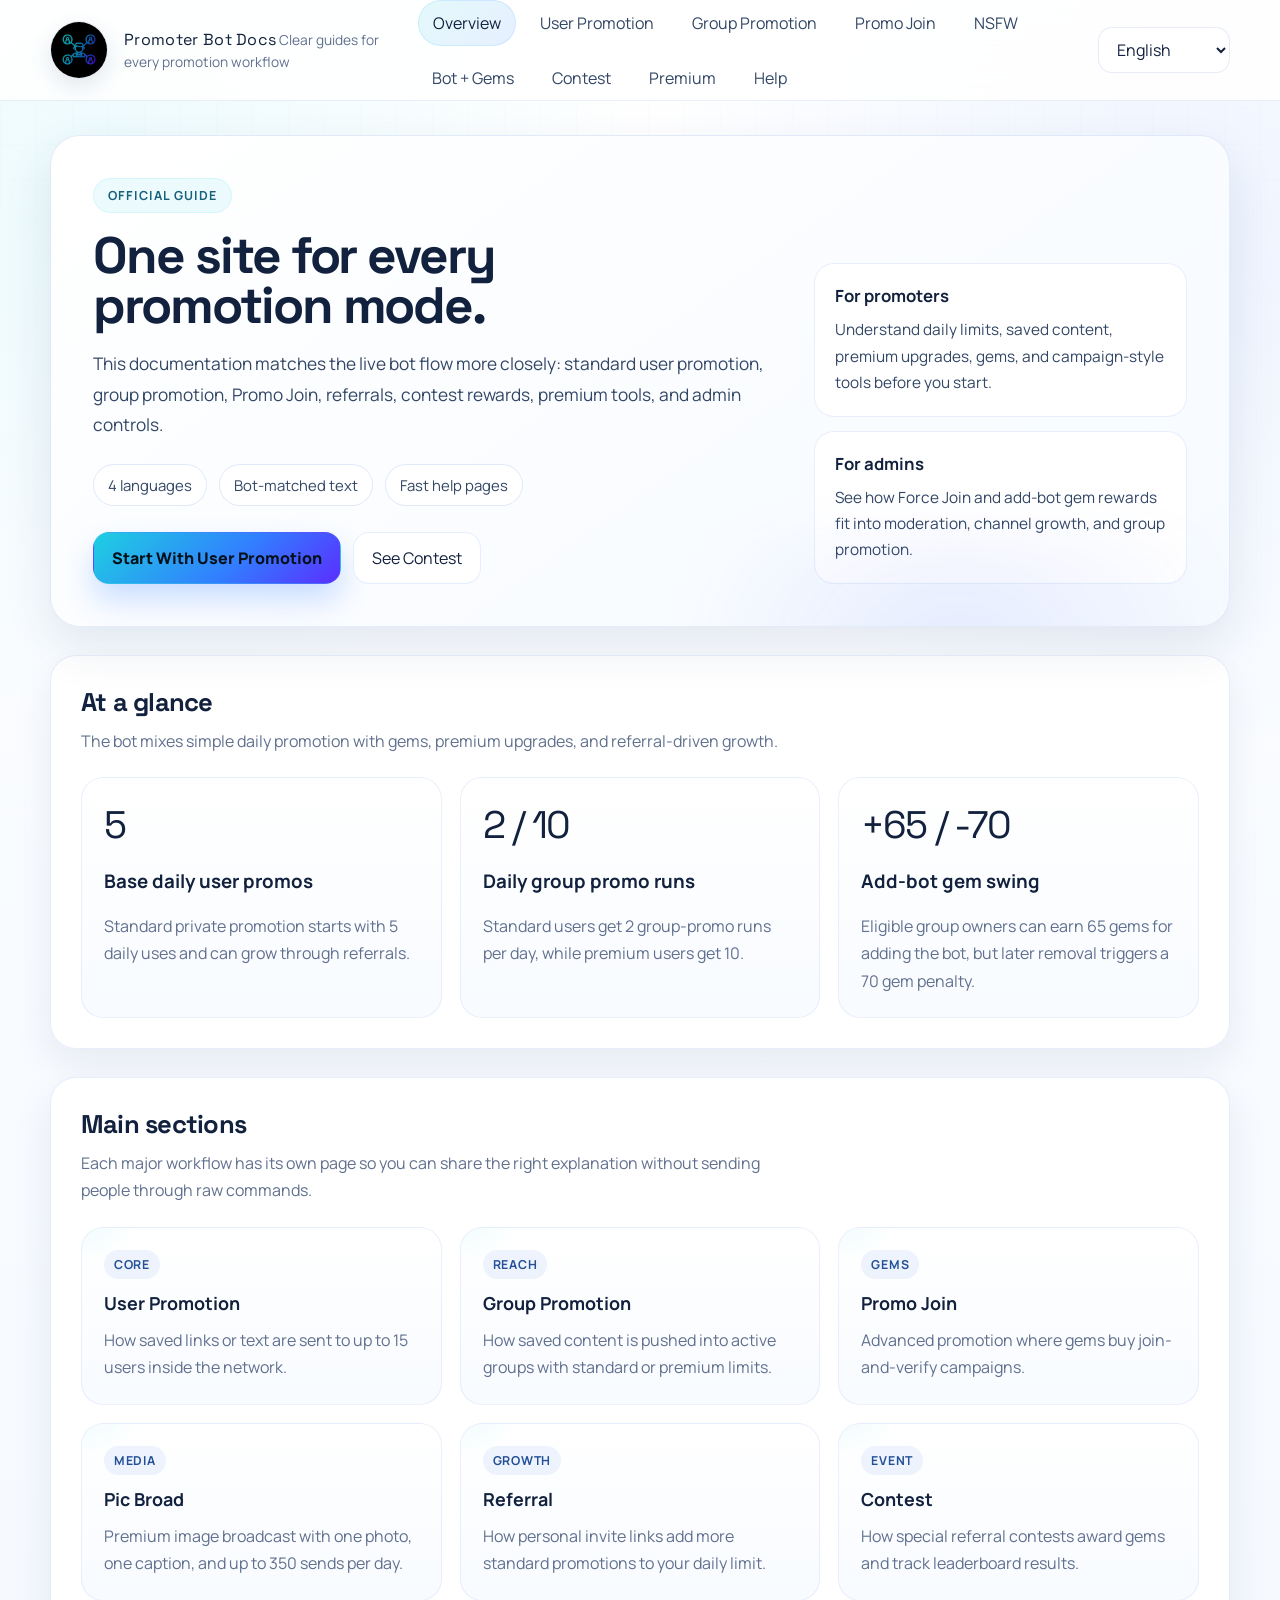
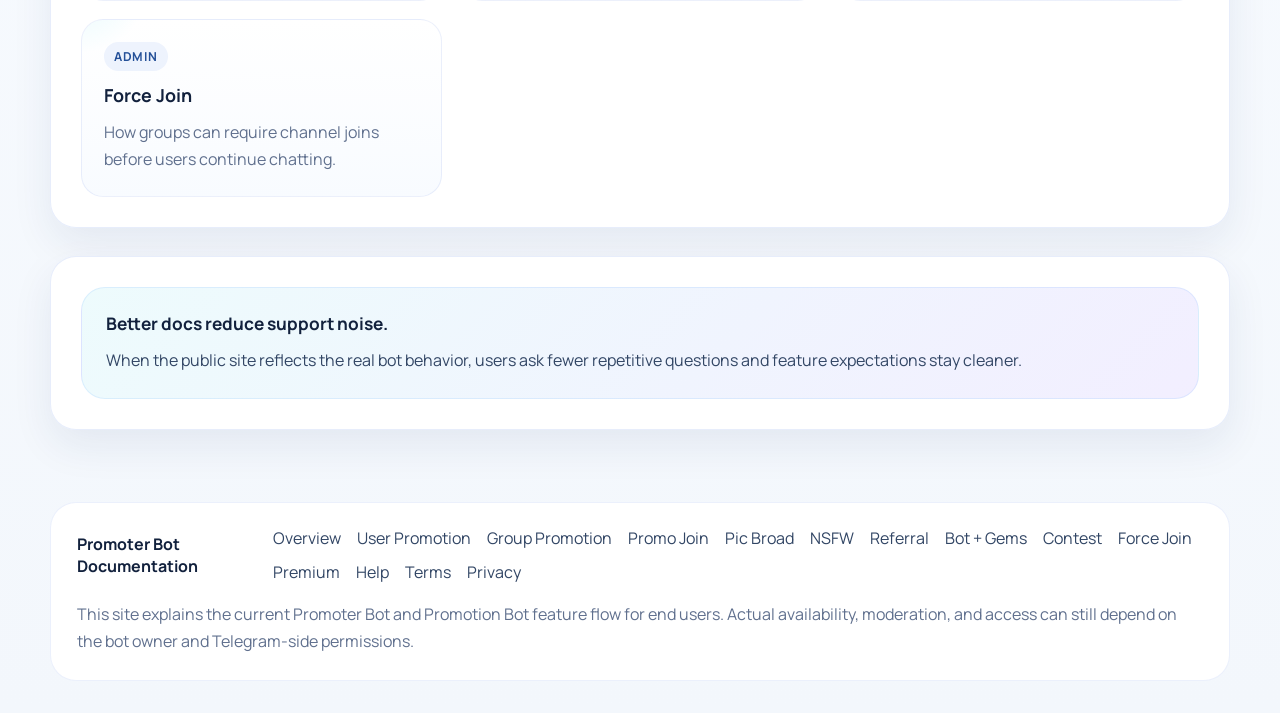
<file: index.html>
<!DOCTYPE html>
<html lang="en">
  <head>
    <meta charset="UTF-8">
    <meta name="viewport" content="width=device-width, initial-scale=1.0">
    <title>Promoter Docs</title>
    <meta name="description" content="Professional multilingual documentation for the Promoter bot.">
    <link rel="stylesheet" href="assets/css/styles.css">
  </head>
  <body data-page="home">
    <script src="assets/js/translations.js"></script>
    <script src="assets/js/site.js"></script>
  </body>
  </html>
</file>
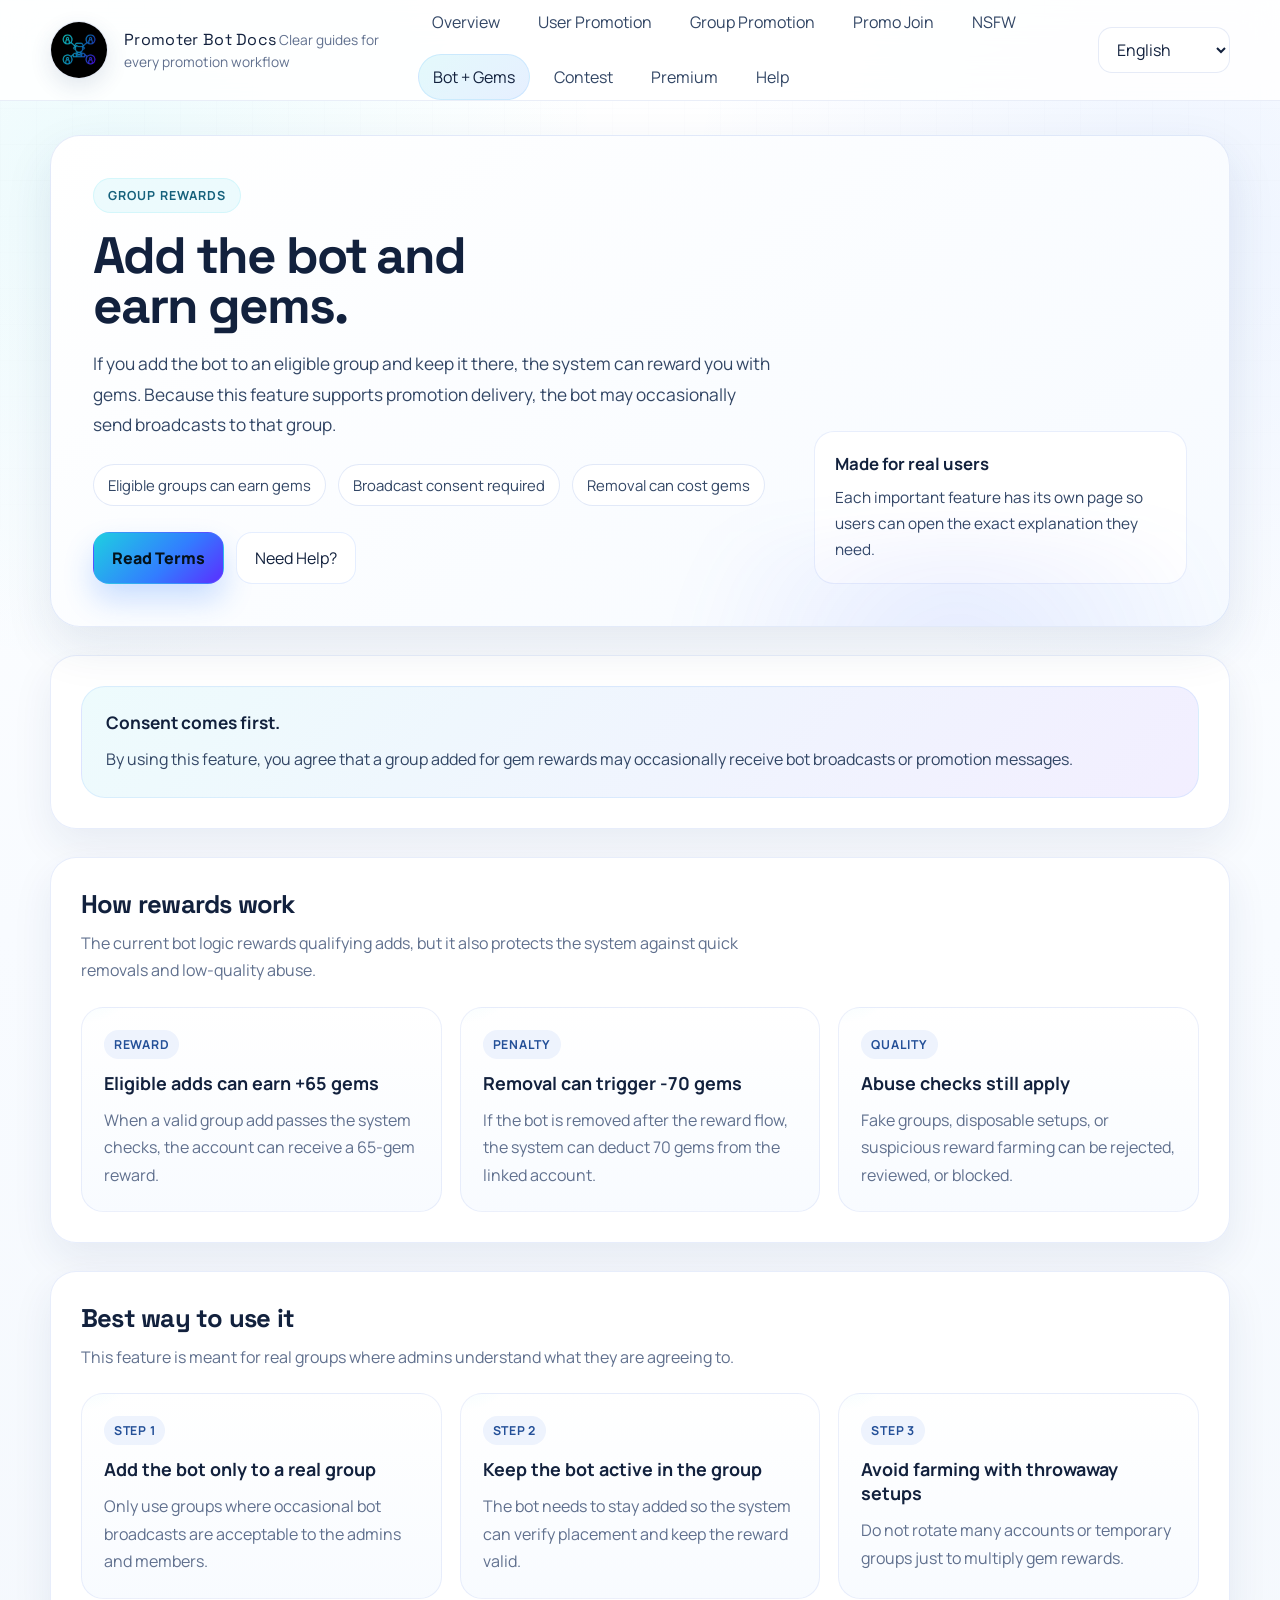
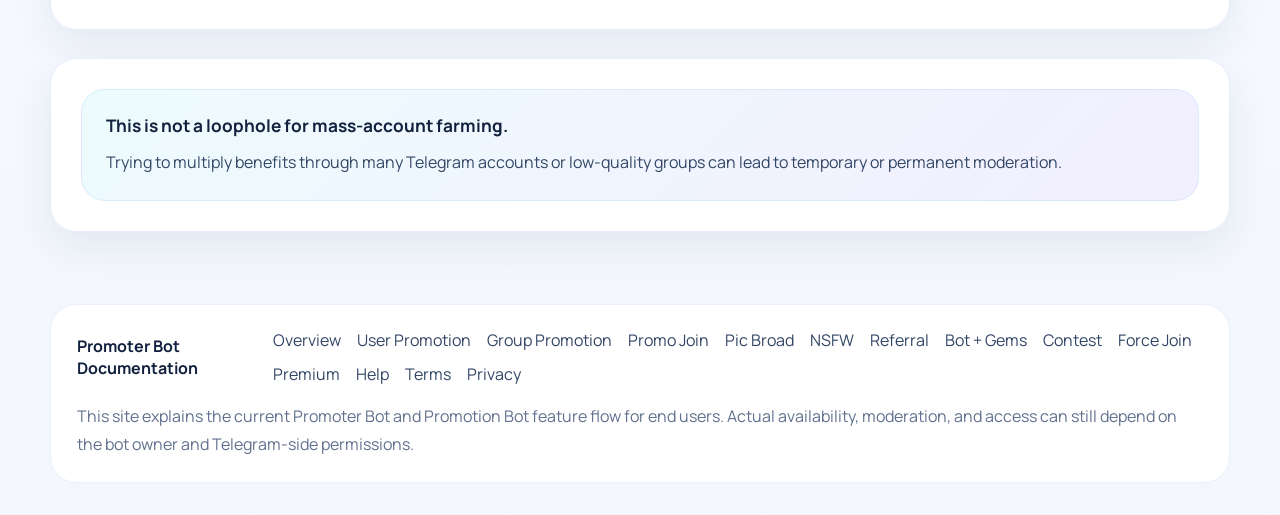
<file: add-bot-gems.html>
<!DOCTYPE html>
<html lang="en">
  <head>
    <meta charset="UTF-8">
    <meta name="viewport" content="width=device-width, initial-scale=1.0">
    <title>Add Bot & Gems</title>
    <meta name="description" content="Guide to adding the Promoter Bot to groups for gem rewards, including broadcast consent and group rules.">
    <meta name="keywords" content="Promoter Bot, Promotion Bot, add bot, earn gems, Telegram promotion bot">
    <link rel="stylesheet" href="assets/css/styles.css">
  </head>
  <body data-page="addMeGems">
    <script src="assets/js/translations.js"></script>
    <script src="assets/js/site.js"></script>
  </body>
  </html>
</file>
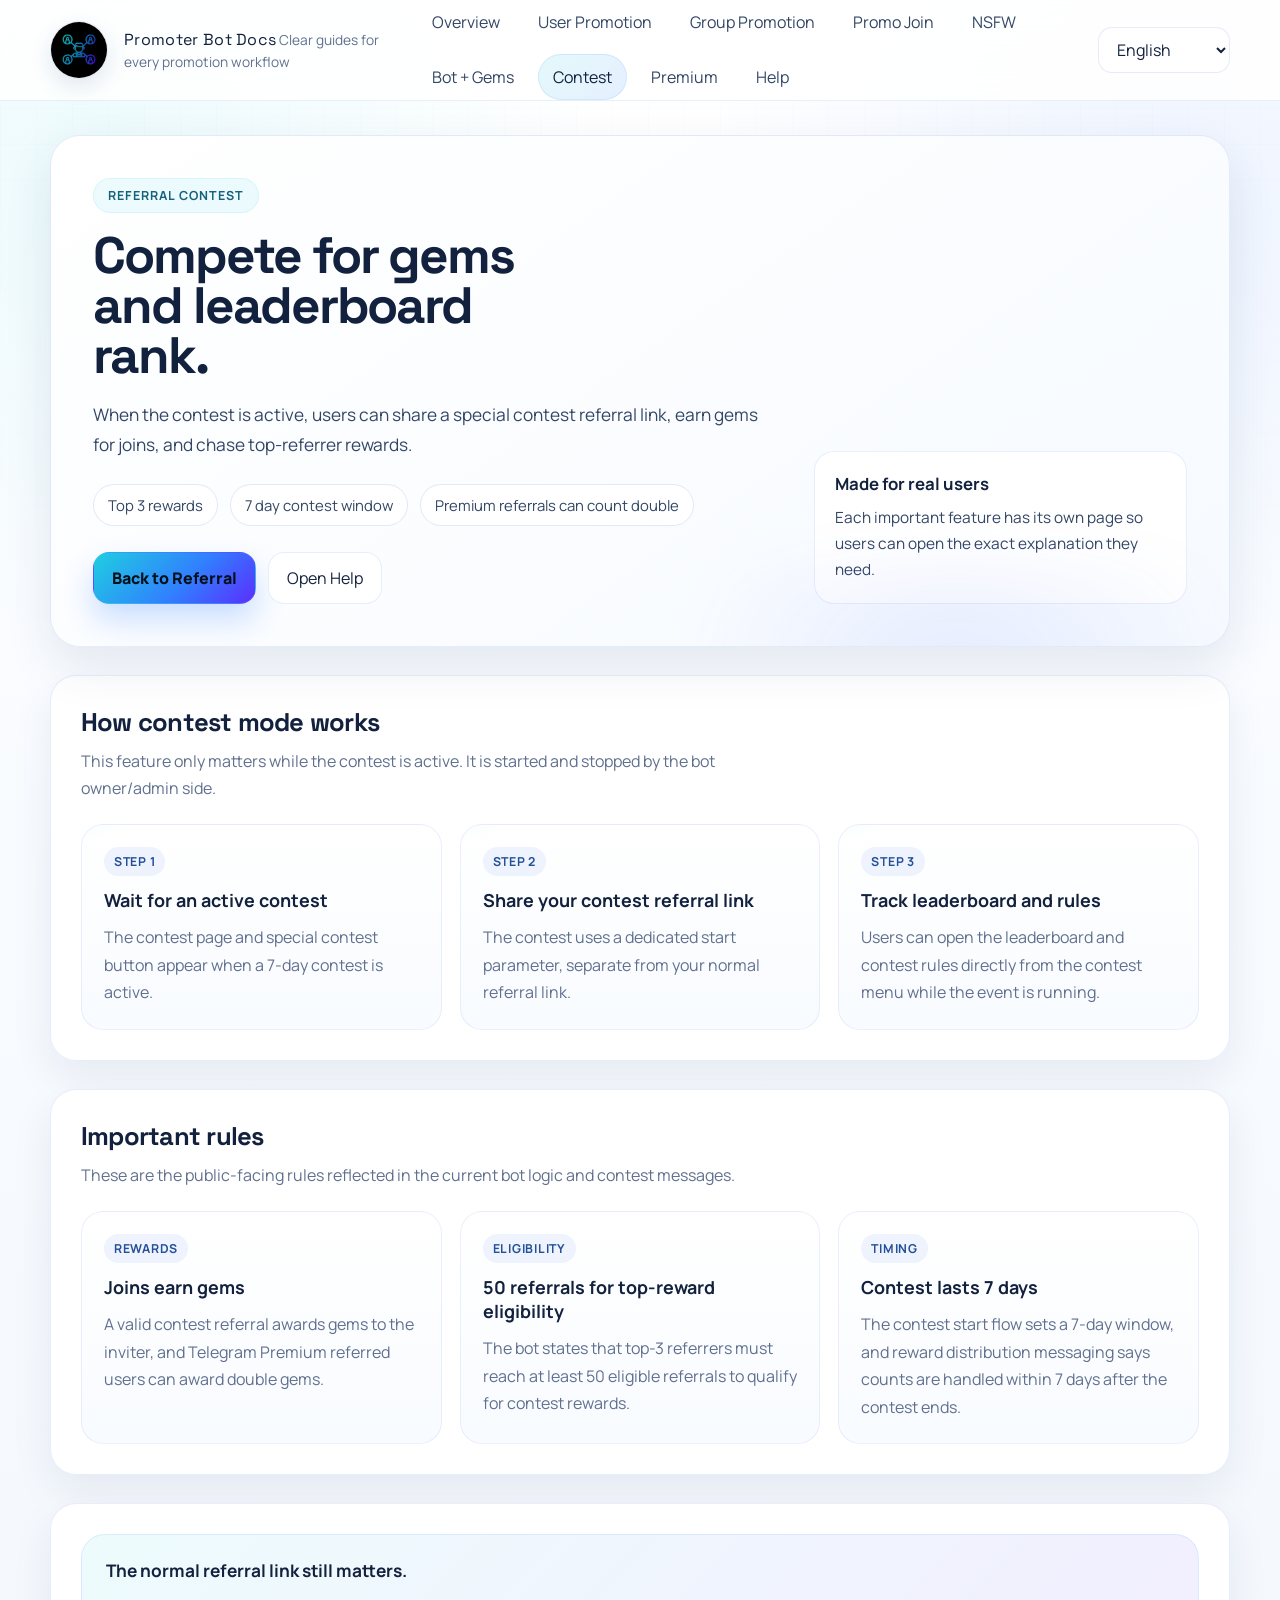
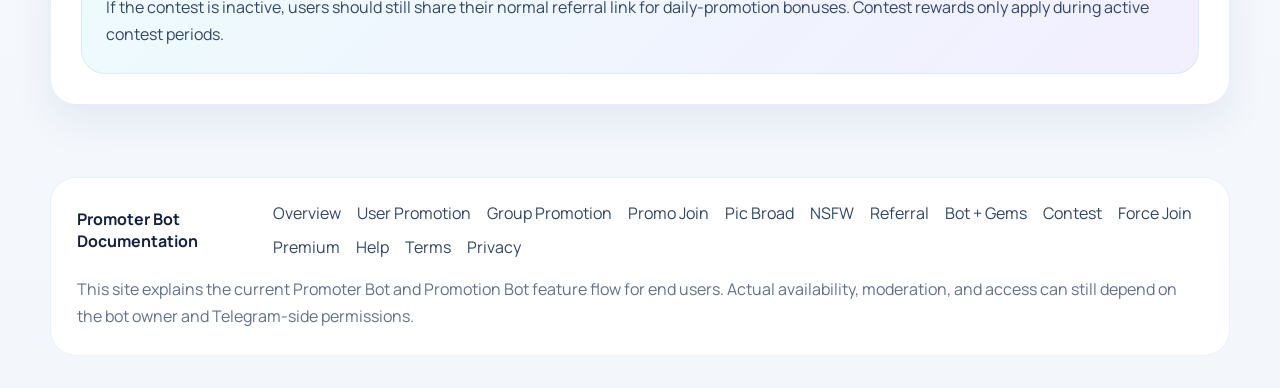
<file: contest.html>
<!DOCTYPE html>
<html lang="en">
  <head>
    <meta charset="UTF-8">
    <meta name="viewport" content="width=device-width, initial-scale=1.0">
    <title>Contest</title>
    <meta name="description" content="Contest referral guide for the Promoter Bot and Promotion Bot.">
    <meta name="keywords" content="Promoter Bot, Promotion Bot, Telegram promotion bot, Telegram promoter bot, referral contest">
    <link rel="stylesheet" href="assets/css/styles.css">
  </head>
  <body data-page="contest">
    <script src="assets/js/translations.js"></script>
    <script src="assets/js/site.js"></script>
  </body>
  </html>
</file>
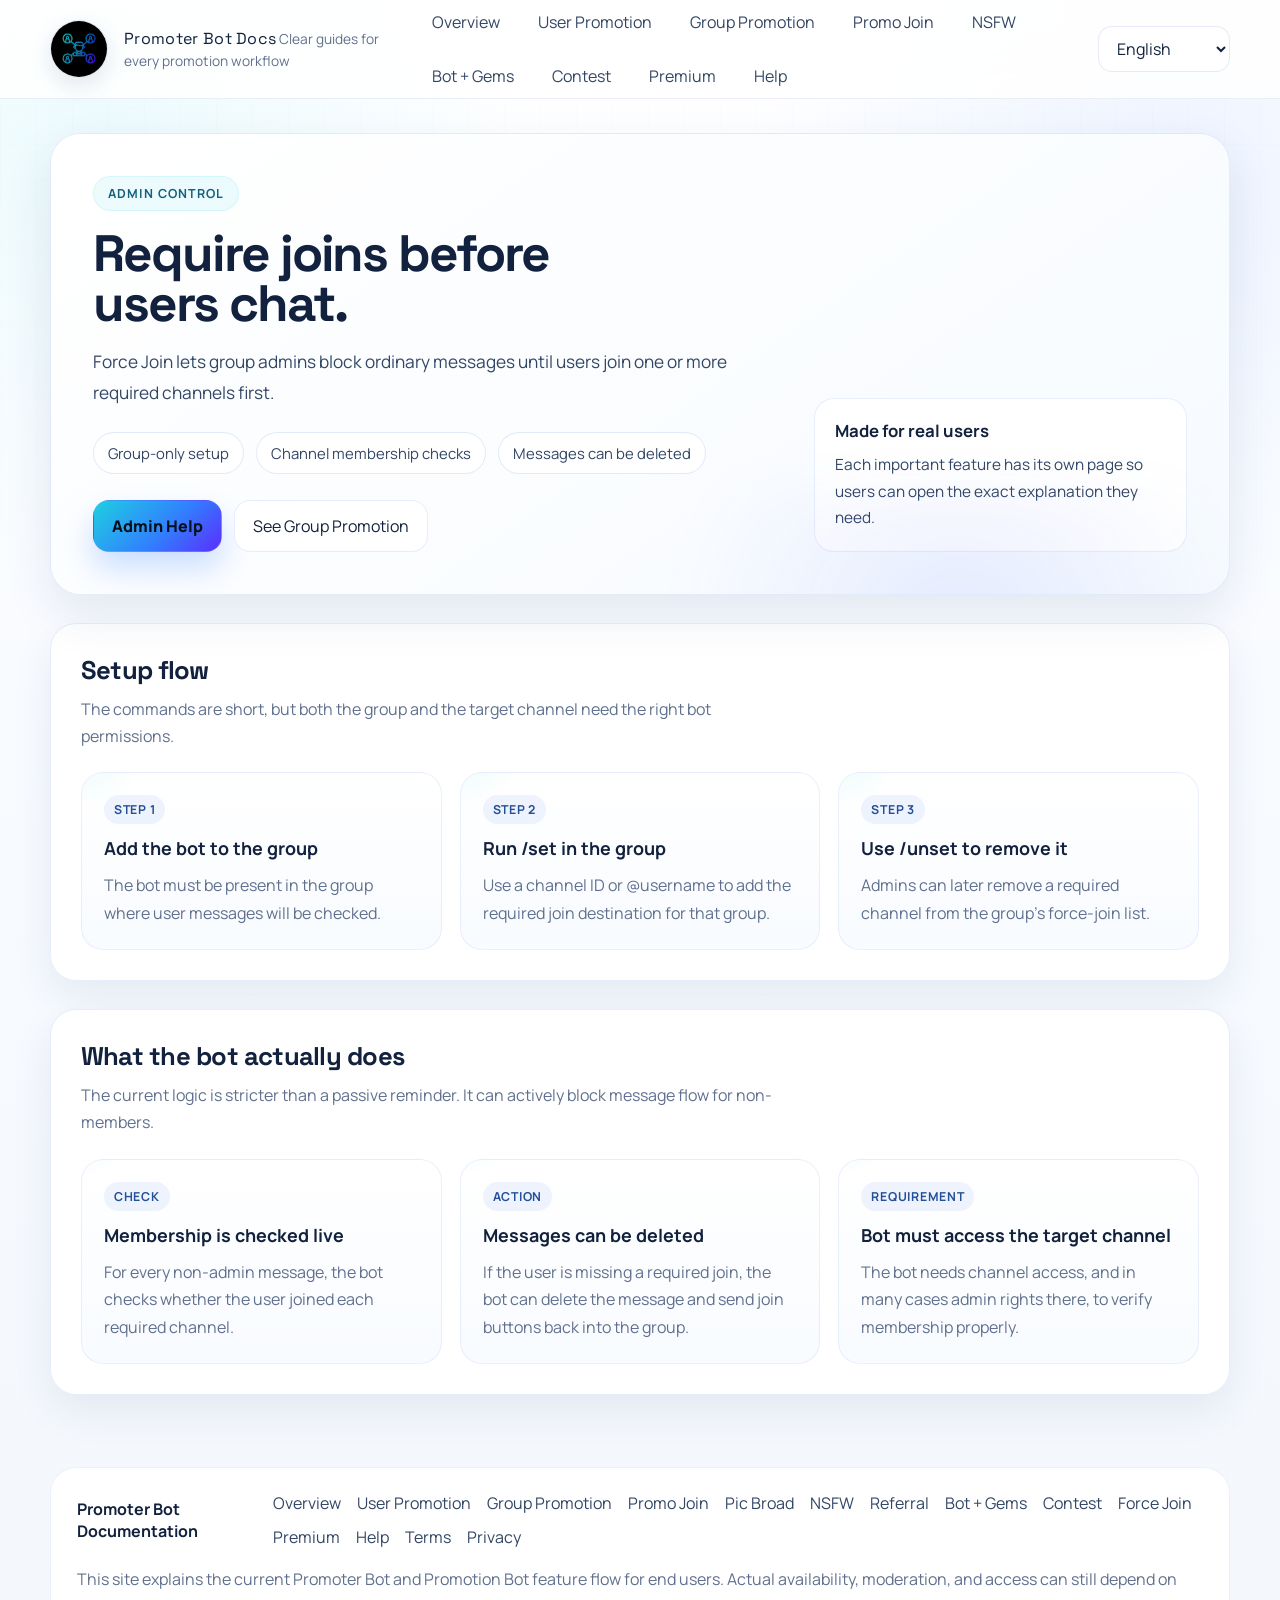
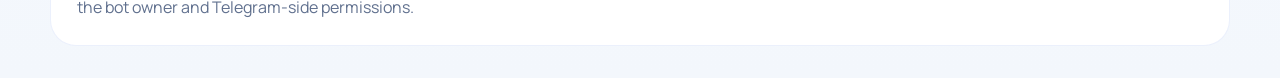
<file: force-join.html>
<!DOCTYPE html>
<html lang="en">
  <head>
    <meta charset="UTF-8">
    <meta name="viewport" content="width=device-width, initial-scale=1.0">
    <title>Force Join</title>
    <meta name="description" content="Guide to Force Join for group admins in the Promoter Bot and Promotion Bot.">
    <meta name="keywords" content="Promoter Bot, Promotion Bot, Force Join, Telegram promotion bot, group admin">
    <link rel="stylesheet" href="assets/css/styles.css">
  </head>
  <body data-page="forceJoin">
    <script src="assets/js/translations.js"></script>
    <script src="assets/js/site.js"></script>
  </body>
  </html>
</file>
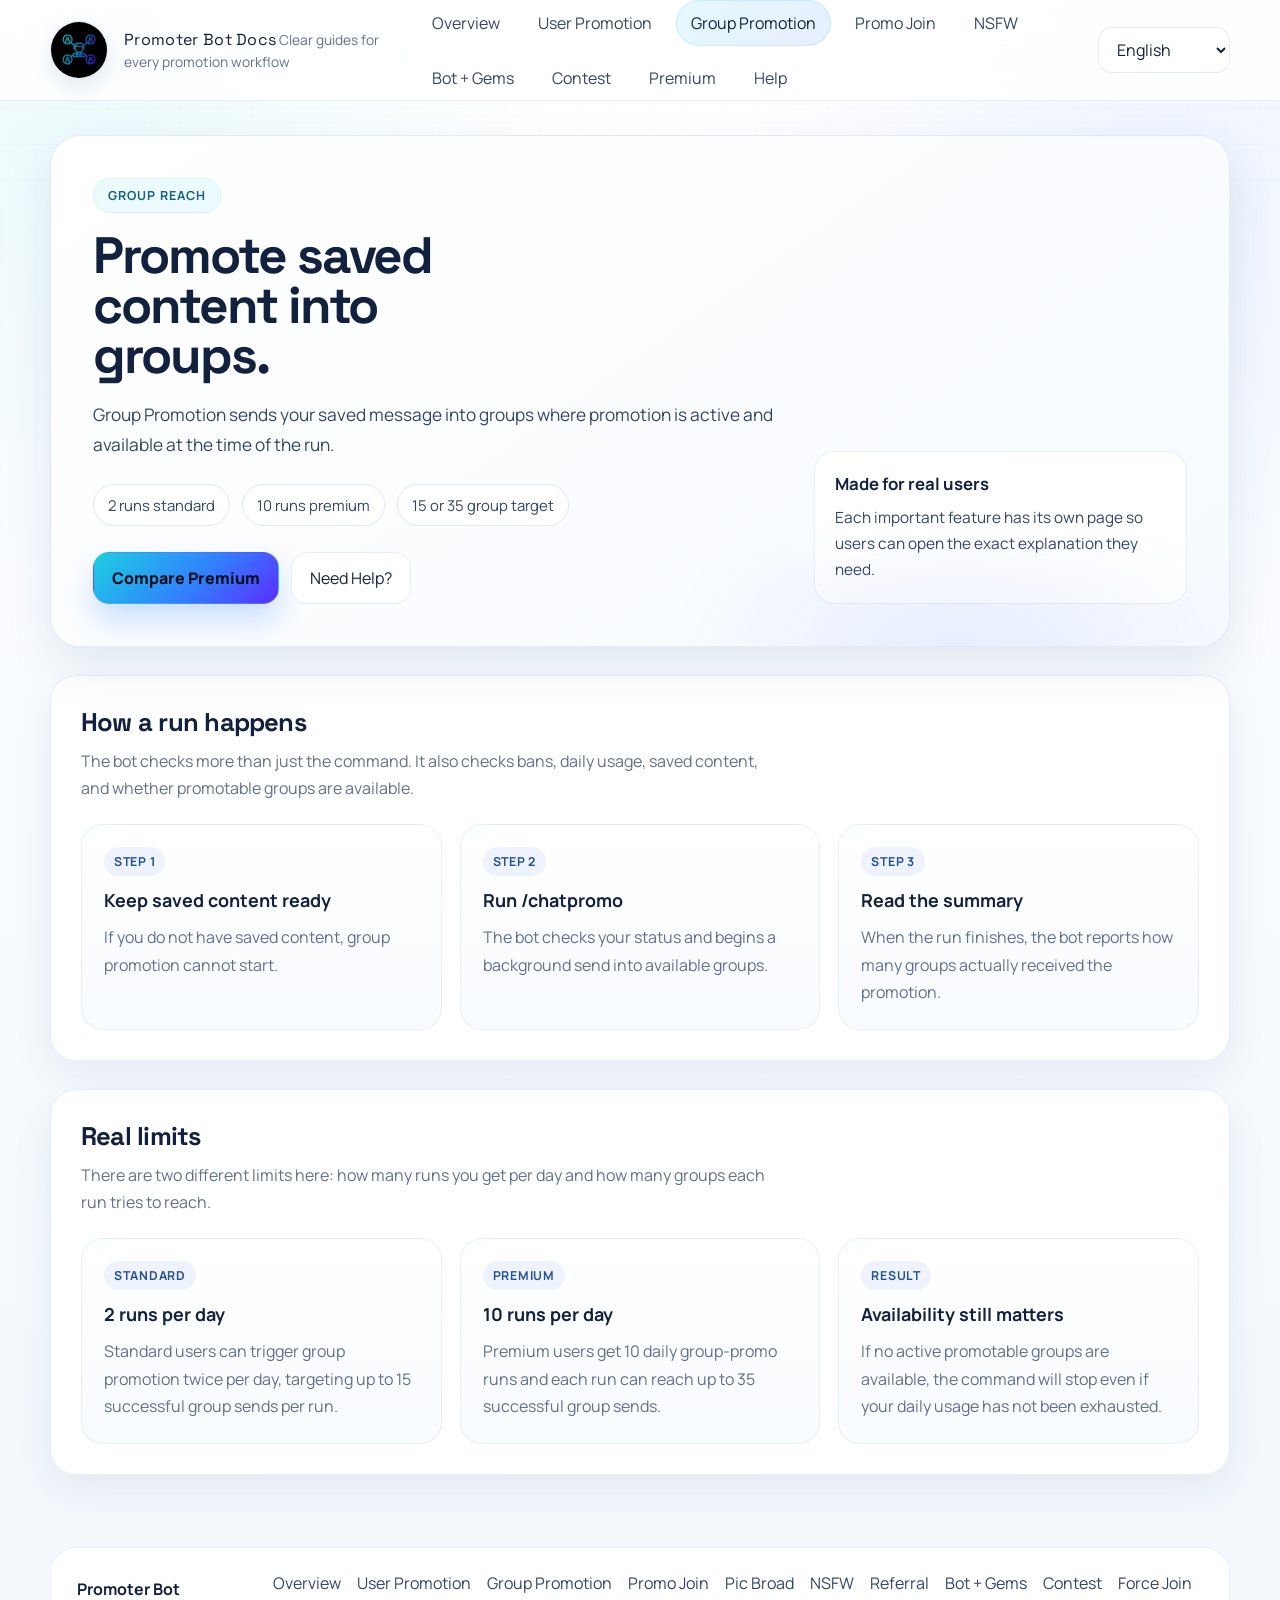
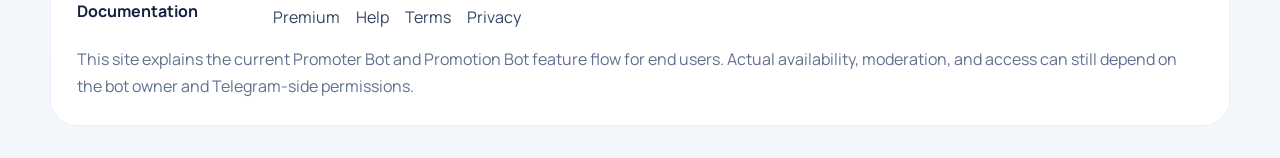
<file: group-promotion.html>
<!DOCTYPE html>
<html lang="en">
  <head>
    <meta charset="UTF-8">
    <meta name="viewport" content="width=device-width, initial-scale=1.0">
    <title>Group Promotion</title>
    <meta name="description" content="Learn how group promotion works in the Promoter Bot and Promotion Bot.">
    <meta name="keywords" content="Promoter Bot, Promotion Bot, group promotion, Telegram promotion bot">
    <link rel="stylesheet" href="assets/css/styles.css">
  </head>
  <body data-page="groupPromotion">
    <script src="assets/js/translations.js"></script>
    <script src="assets/js/site.js"></script>
  </body>
  </html>
</file>
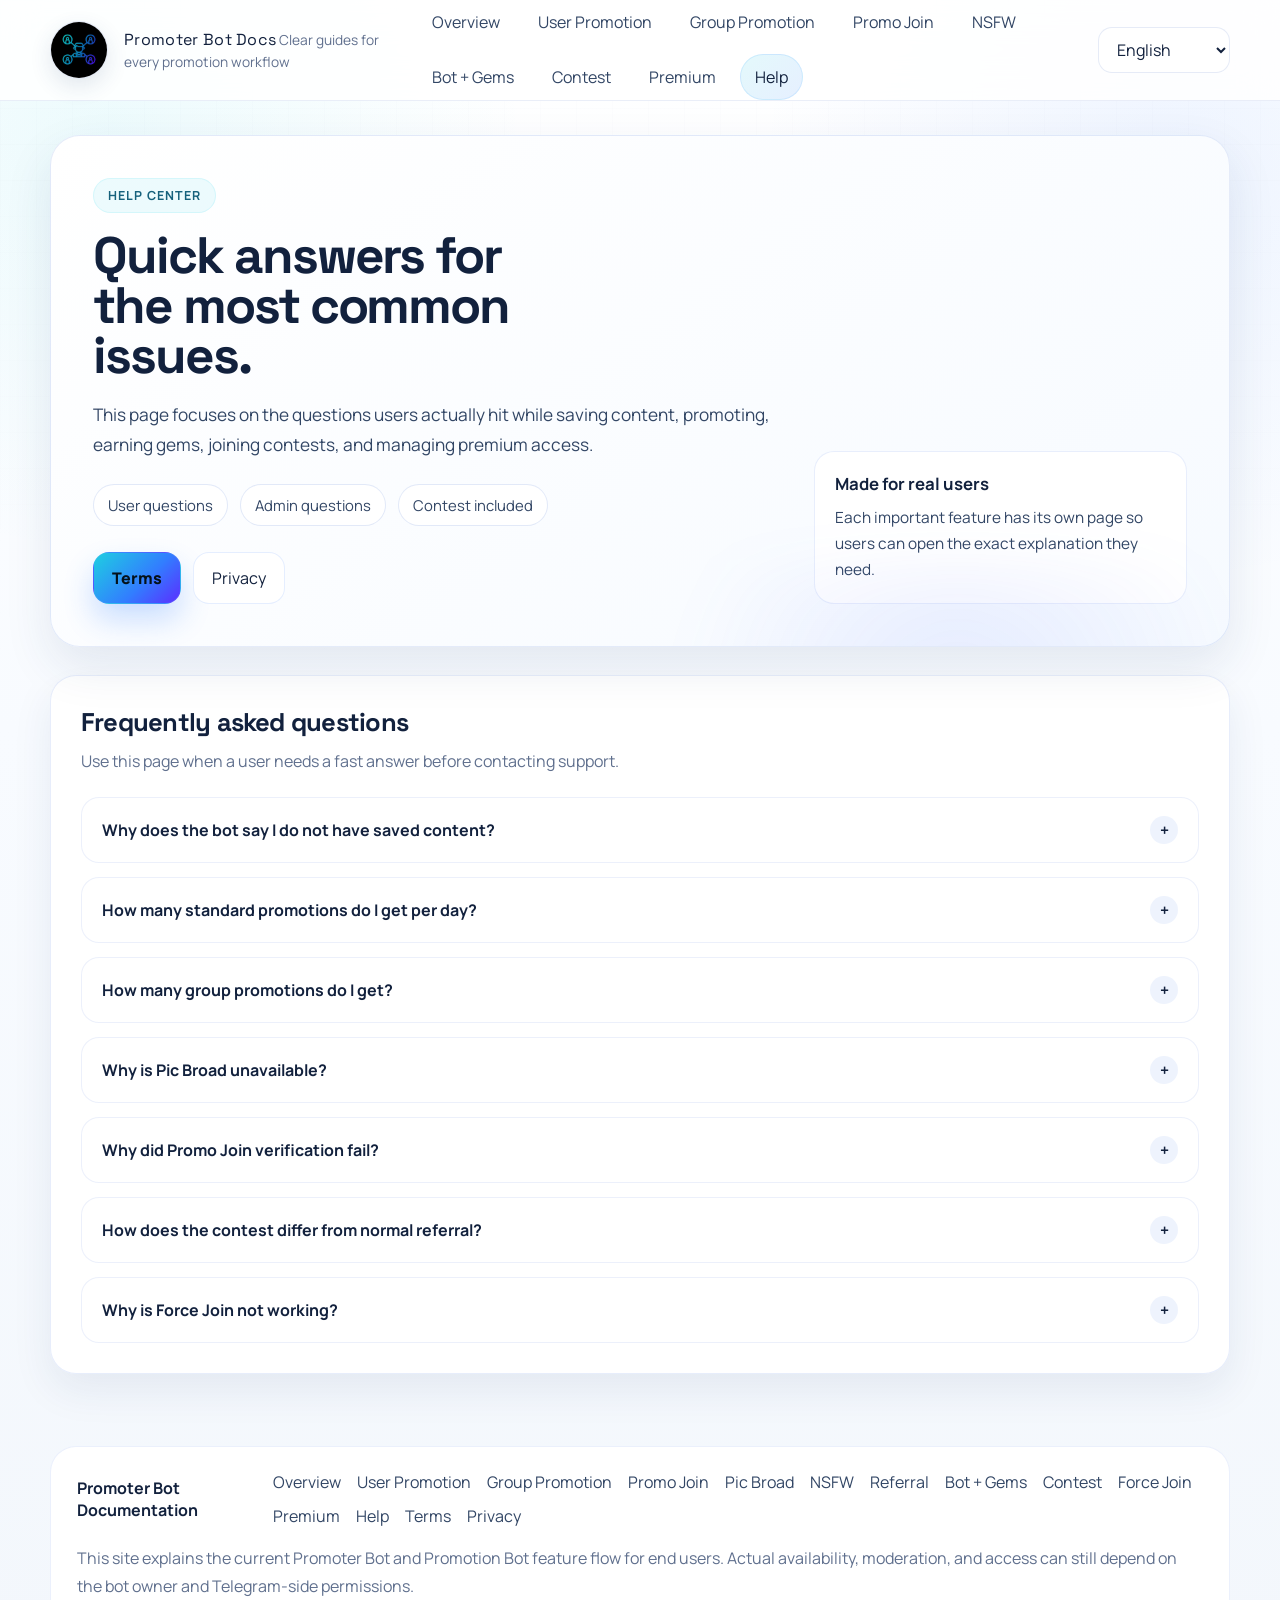
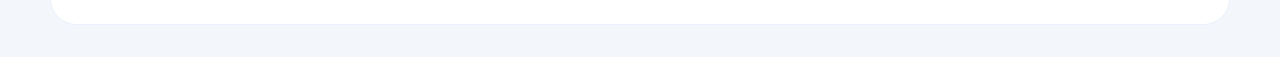
<file: help.html>
<!DOCTYPE html>
<html lang="en">
  <head>
    <meta charset="UTF-8">
    <meta name="viewport" content="width=device-width, initial-scale=1.0">
    <title>Help</title>
    <meta name="description" content="Frequently asked questions and quick help for the Promoter Bot and Promotion Bot.">
    <meta name="keywords" content="Promoter Bot, Promotion Bot, help, Telegram promotion bot, FAQ">
    <link rel="stylesheet" href="assets/css/styles.css">
  </head>
  <body data-page="help">
    <script src="assets/js/translations.js"></script>
    <script src="assets/js/site.js"></script>
  </body>
  </html>
</file>
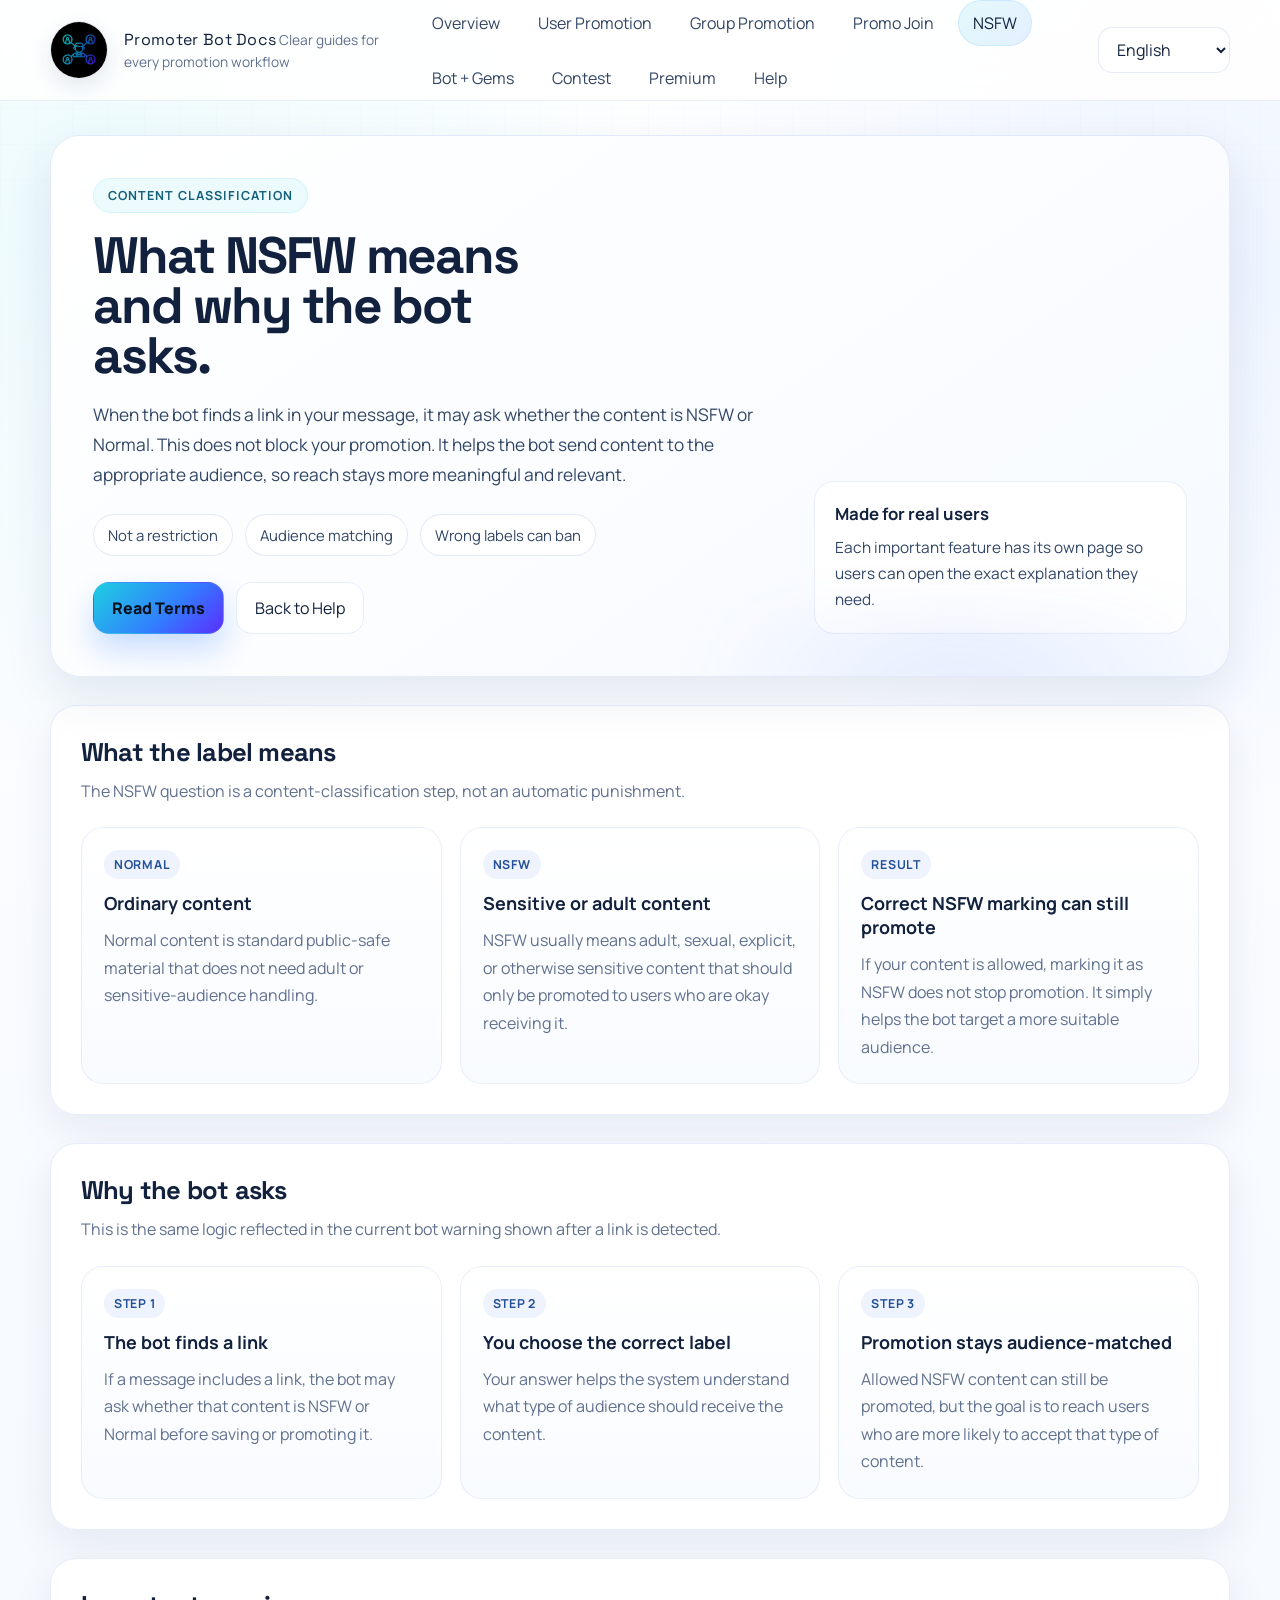
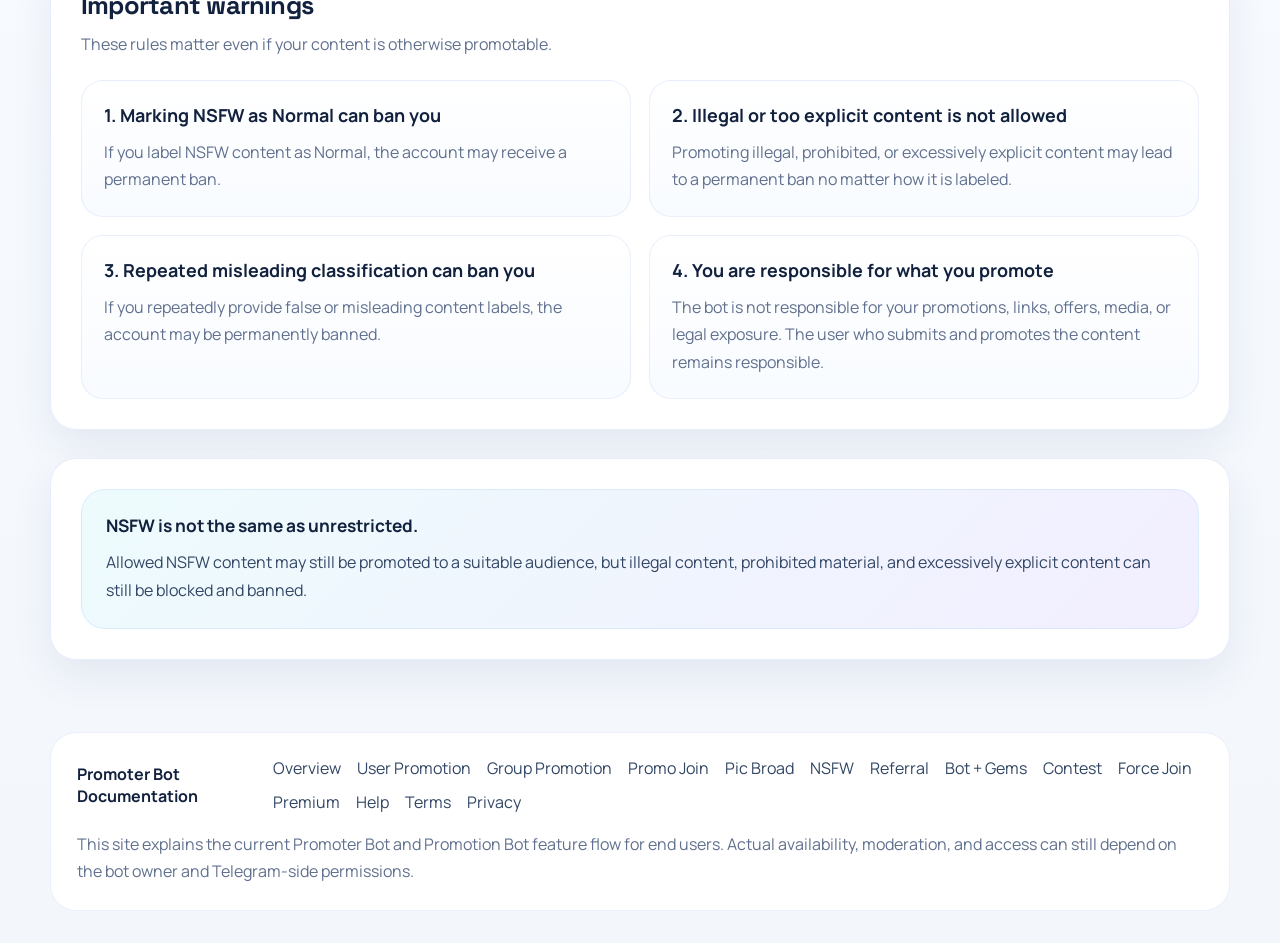
<file: nsfw.html>
<!DOCTYPE html>
<html lang="en">
  <head>
    <meta charset="UTF-8">
    <meta name="viewport" content="width=device-width, initial-scale=1.0">
    <title>NSFW Guide</title>
    <meta name="description" content="Learn what NSFW means in Promoter Bot, why the bot asks about it, and which content can lead to bans.">
    <meta name="keywords" content="Promoter Bot, Promotion Bot, NSFW, Telegram promotion bot, content classification">
    <link rel="stylesheet" href="assets/css/styles.css">
  </head>
  <body data-page="nsfwGuide">
    <script src="assets/js/translations.js"></script>
    <script src="assets/js/site.js"></script>
  </body>
  </html>
</file>
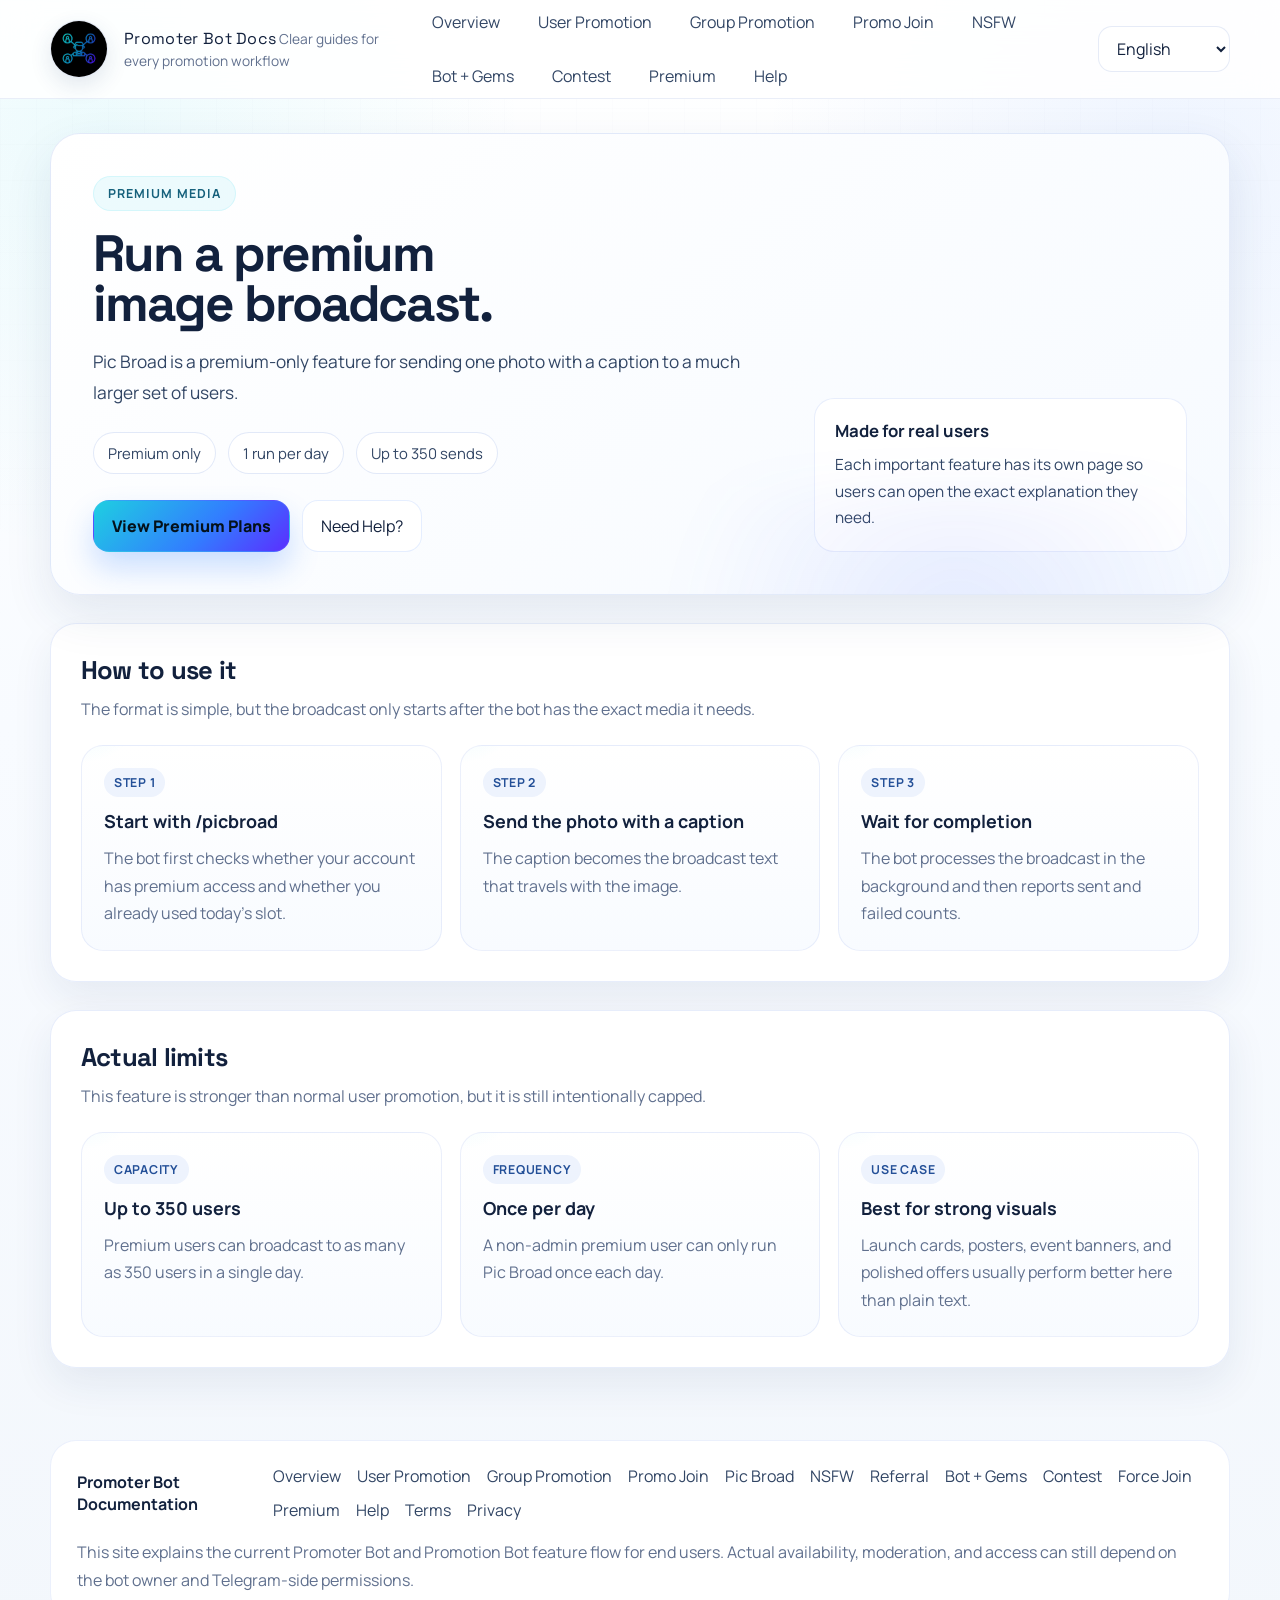
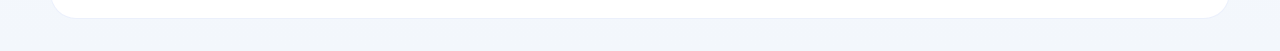
<file: pic-broad.html>
<!DOCTYPE html>
<html lang="en">
  <head>
    <meta charset="UTF-8">
    <meta name="viewport" content="width=device-width, initial-scale=1.0">
    <title>Pic Broad</title>
    <meta name="description" content="Guide to image broadcasting with Pic Broad in the Promoter Bot and Promotion Bot.">
    <meta name="keywords" content="Promoter Bot, Promotion Bot, Pic Broad, Telegram promotion bot, image broadcast">
    <link rel="stylesheet" href="assets/css/styles.css">
  </head>
  <body data-page="picBroad">
    <script src="assets/js/translations.js"></script>
    <script src="assets/js/site.js"></script>
  </body>
  </html>
</file>
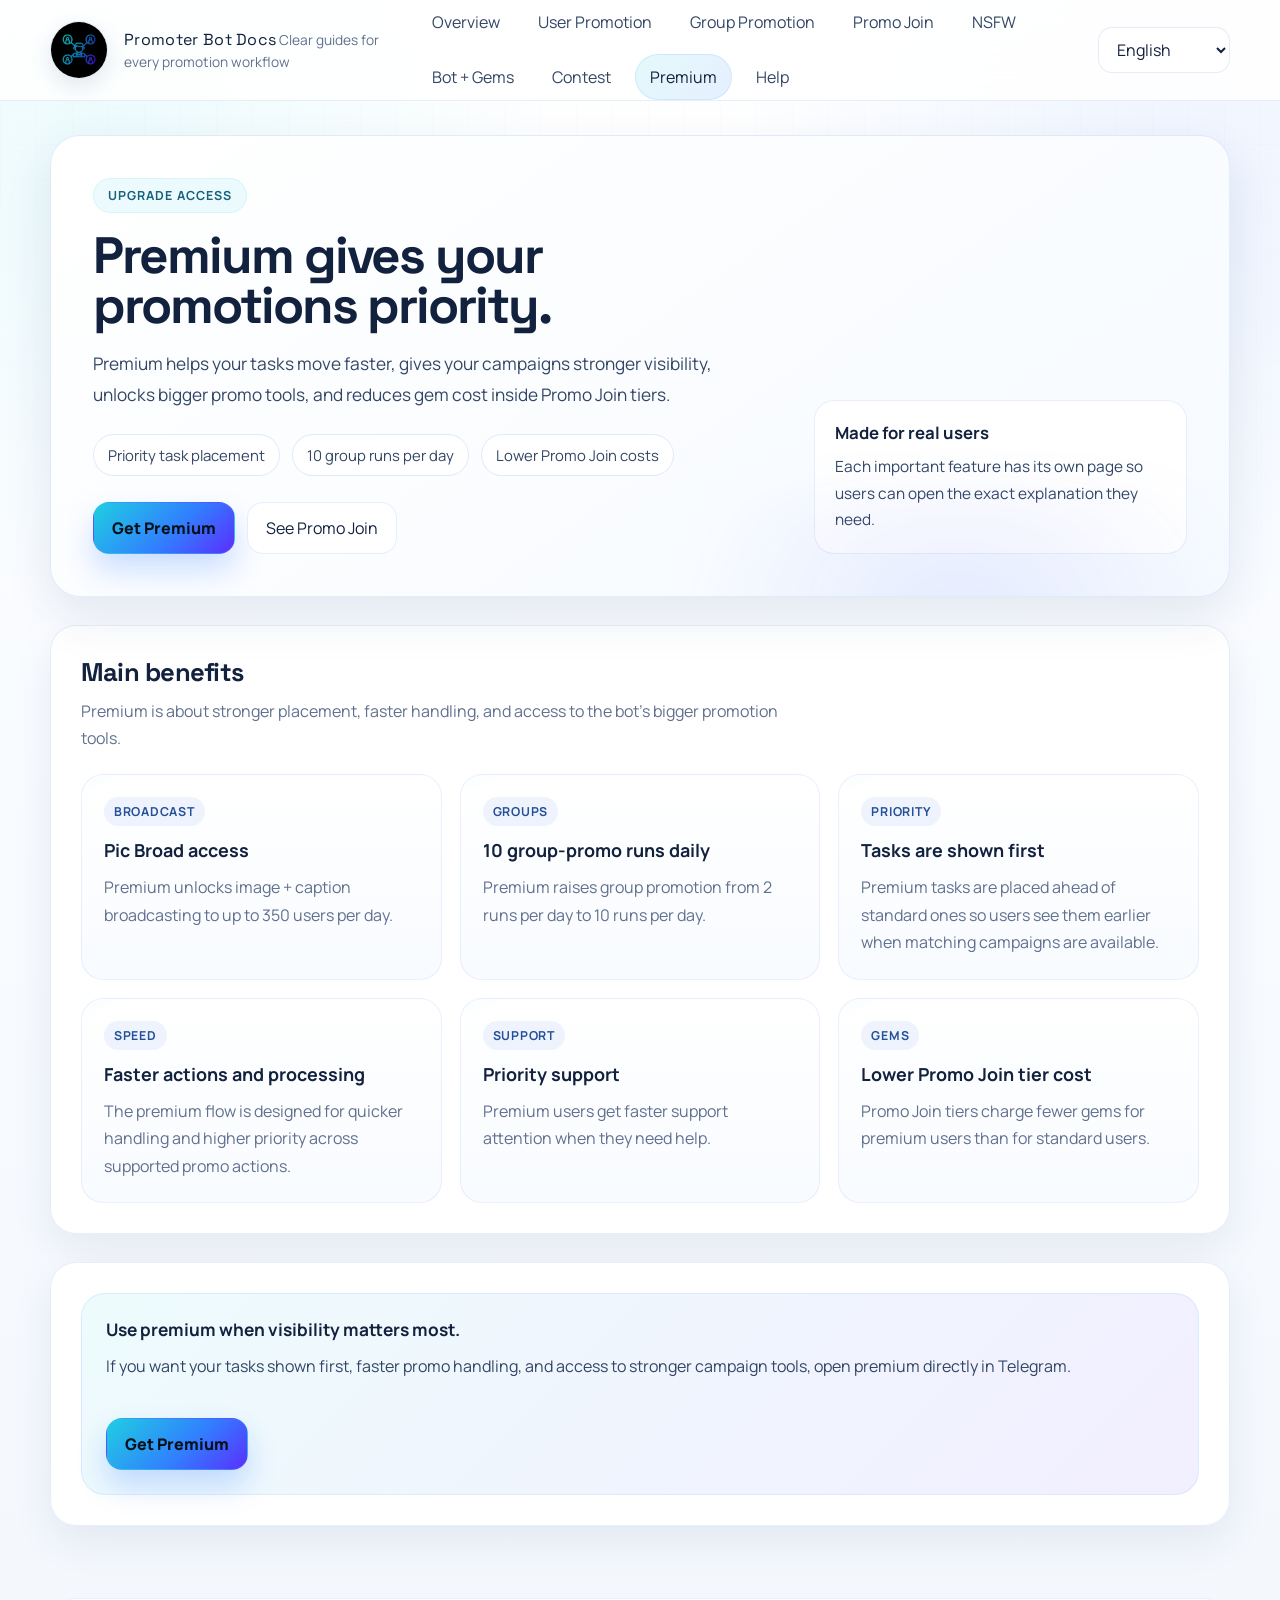
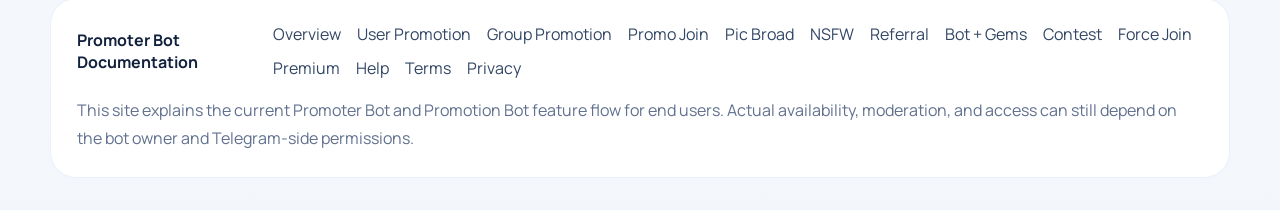
<file: premium.html>
<!DOCTYPE html>
<html lang="en">
  <head>
    <meta charset="UTF-8">
    <meta name="viewport" content="width=device-width, initial-scale=1.0">
    <title>Premium</title>
    <meta name="description" content="Premium plans, benefits, and feature access for the Promoter Bot and Promotion Bot.">
    <meta name="keywords" content="Promoter Bot, Promotion Bot, premium, Telegram promotion bot, Telegram Stars">
    <link rel="stylesheet" href="assets/css/styles.css">
  </head>
  <body data-page="premium">
    <script src="assets/js/translations.js"></script>
    <script src="assets/js/site.js"></script>
  </body>
  </html>
</file>
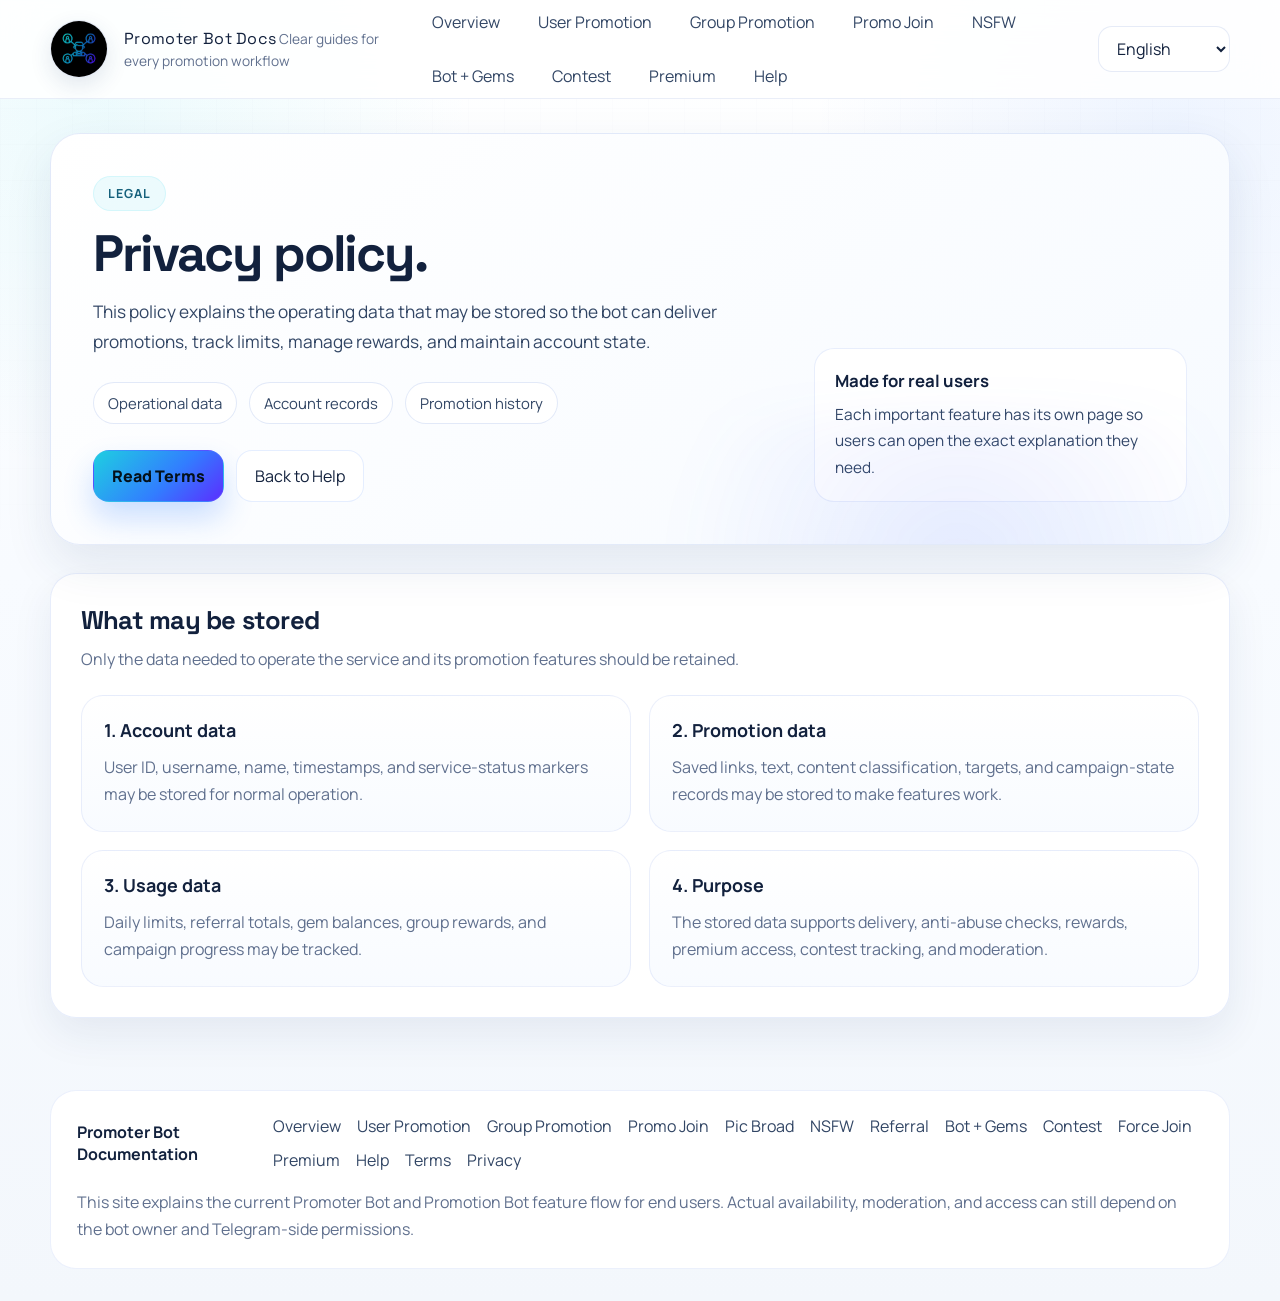
<file: privacy.html>
<!DOCTYPE html>
<html lang="en">
  <head>
    <meta charset="UTF-8">
    <meta name="viewport" content="width=device-width, initial-scale=1.0">
    <title>Privacy Policy</title>
    <meta name="description" content="Privacy policy for the Promoter Bot, Promotion Bot, and documentation site.">
    <meta name="keywords" content="Promoter Bot, Promotion Bot, privacy, Telegram promotion bot">
    <link rel="stylesheet" href="assets/css/styles.css">
  </head>
  <body data-page="privacy">
    <script src="assets/js/translations.js"></script>
    <script src="assets/js/site.js"></script>
  </body>
  </html>
</file>
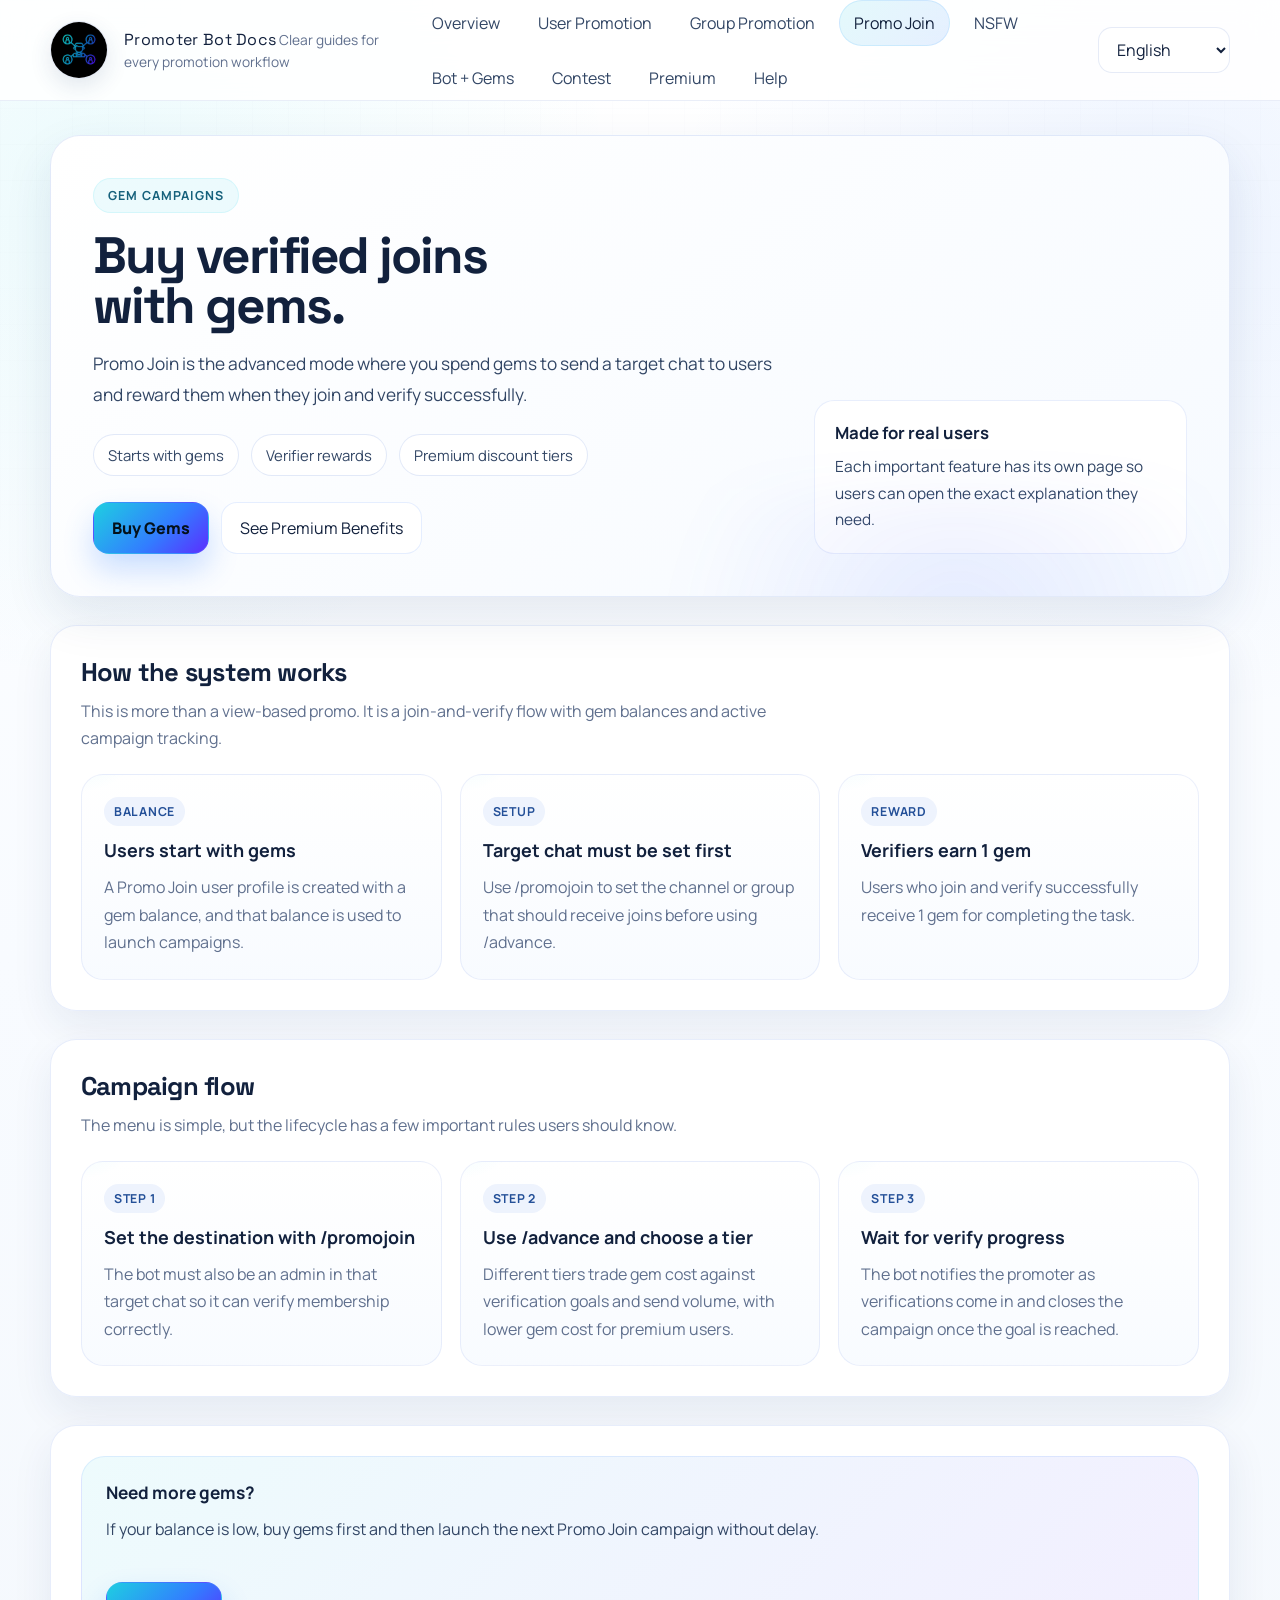
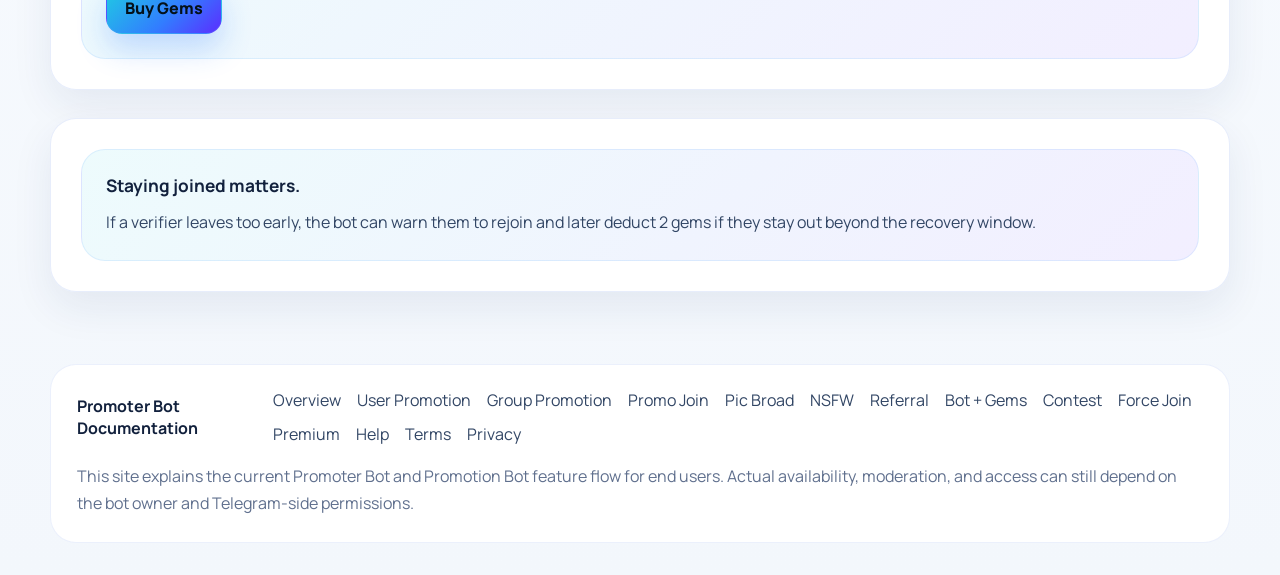
<file: promo-join.html>
<!DOCTYPE html>
<html lang="en">
  <head>
    <meta charset="UTF-8">
    <meta name="viewport" content="width=device-width, initial-scale=1.0">
    <title>Promo Join</title>
    <meta name="description" content="Guide to Promo Join campaigns and gems in the Promoter Bot and Promotion Bot.">
    <meta name="keywords" content="Promoter Bot, Promotion Bot, Promo Join, Telegram promotion bot, gems">
    <link rel="stylesheet" href="assets/css/styles.css">
  </head>
  <body data-page="promoJoin">
    <script src="assets/js/translations.js"></script>
    <script src="assets/js/site.js"></script>
  </body>
  </html>
</file>
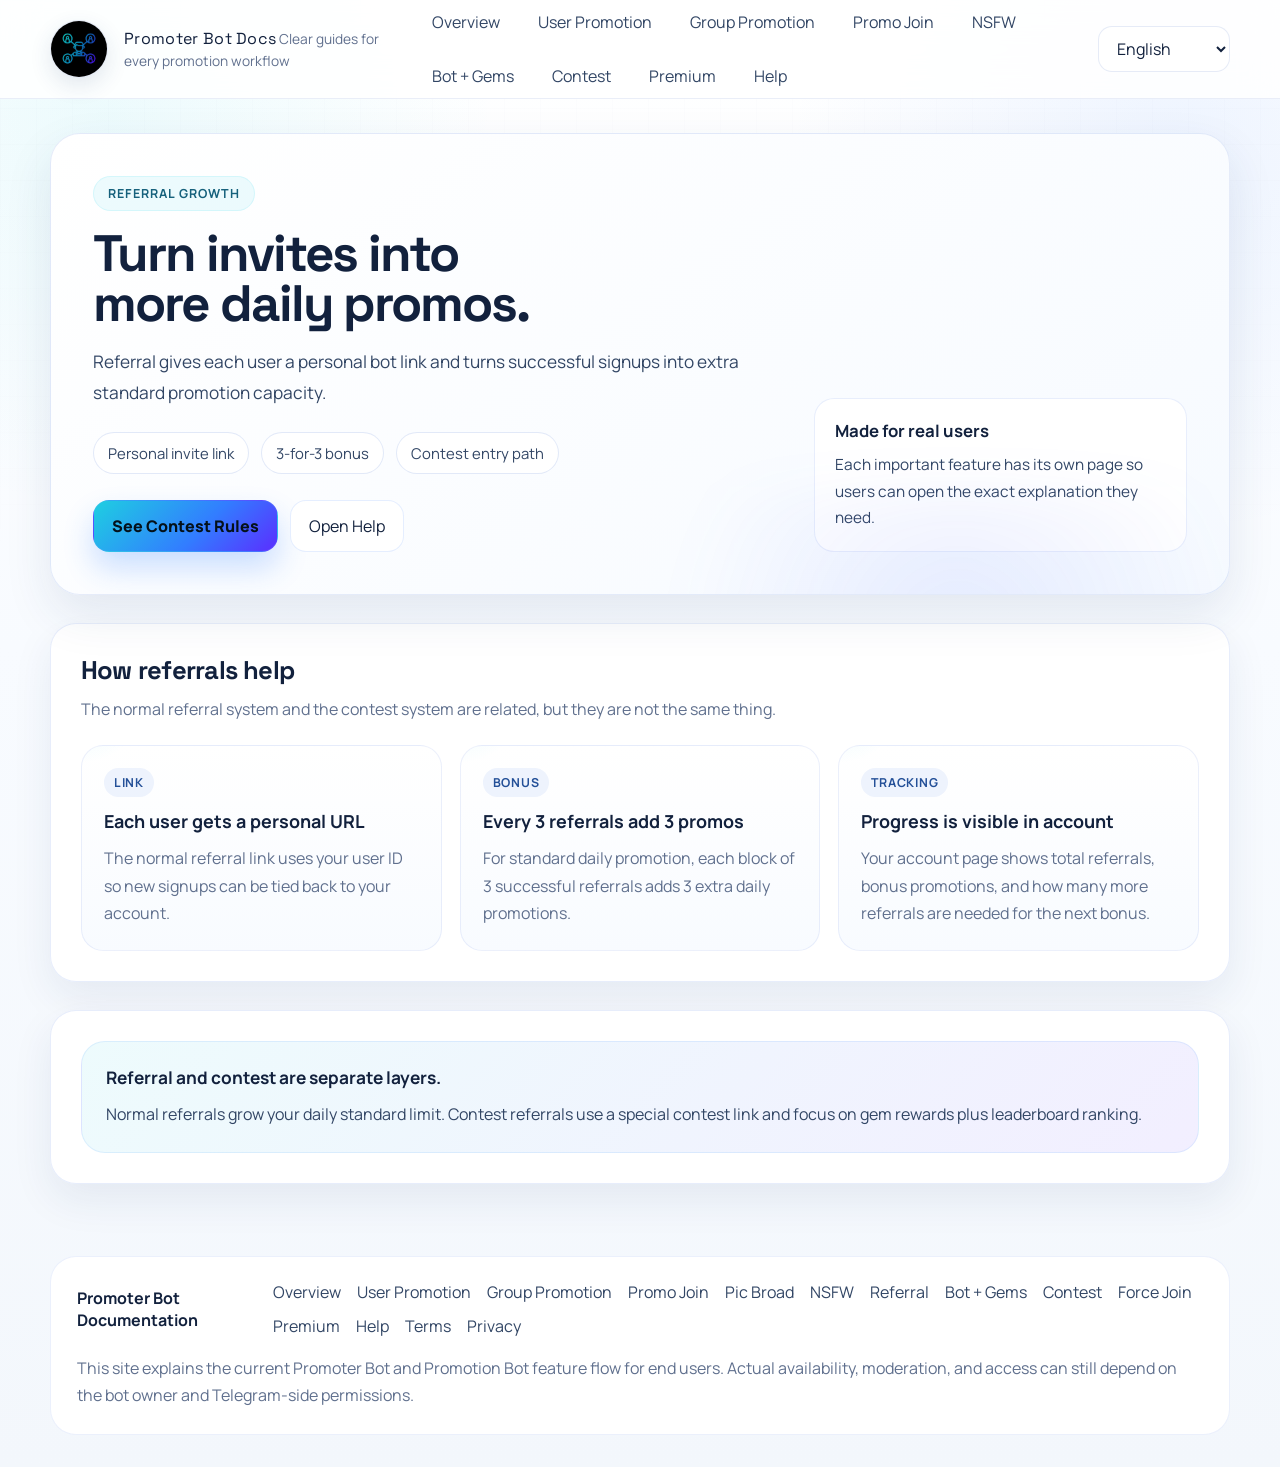
<file: referral.html>
<!DOCTYPE html>
<html lang="en">
  <head>
    <meta charset="UTF-8">
    <meta name="viewport" content="width=device-width, initial-scale=1.0">
    <title>Referral</title>
    <meta name="description" content="Guide to referrals and bonus promotions in the Promoter Bot and Promotion Bot.">
    <meta name="keywords" content="Promoter Bot, Promotion Bot, referral, Telegram promotion bot, contest referral">
    <link rel="stylesheet" href="assets/css/styles.css">
  </head>
  <body data-page="referral">
    <script src="assets/js/translations.js"></script>
    <script src="assets/js/site.js"></script>
  </body>
  </html>
</file>
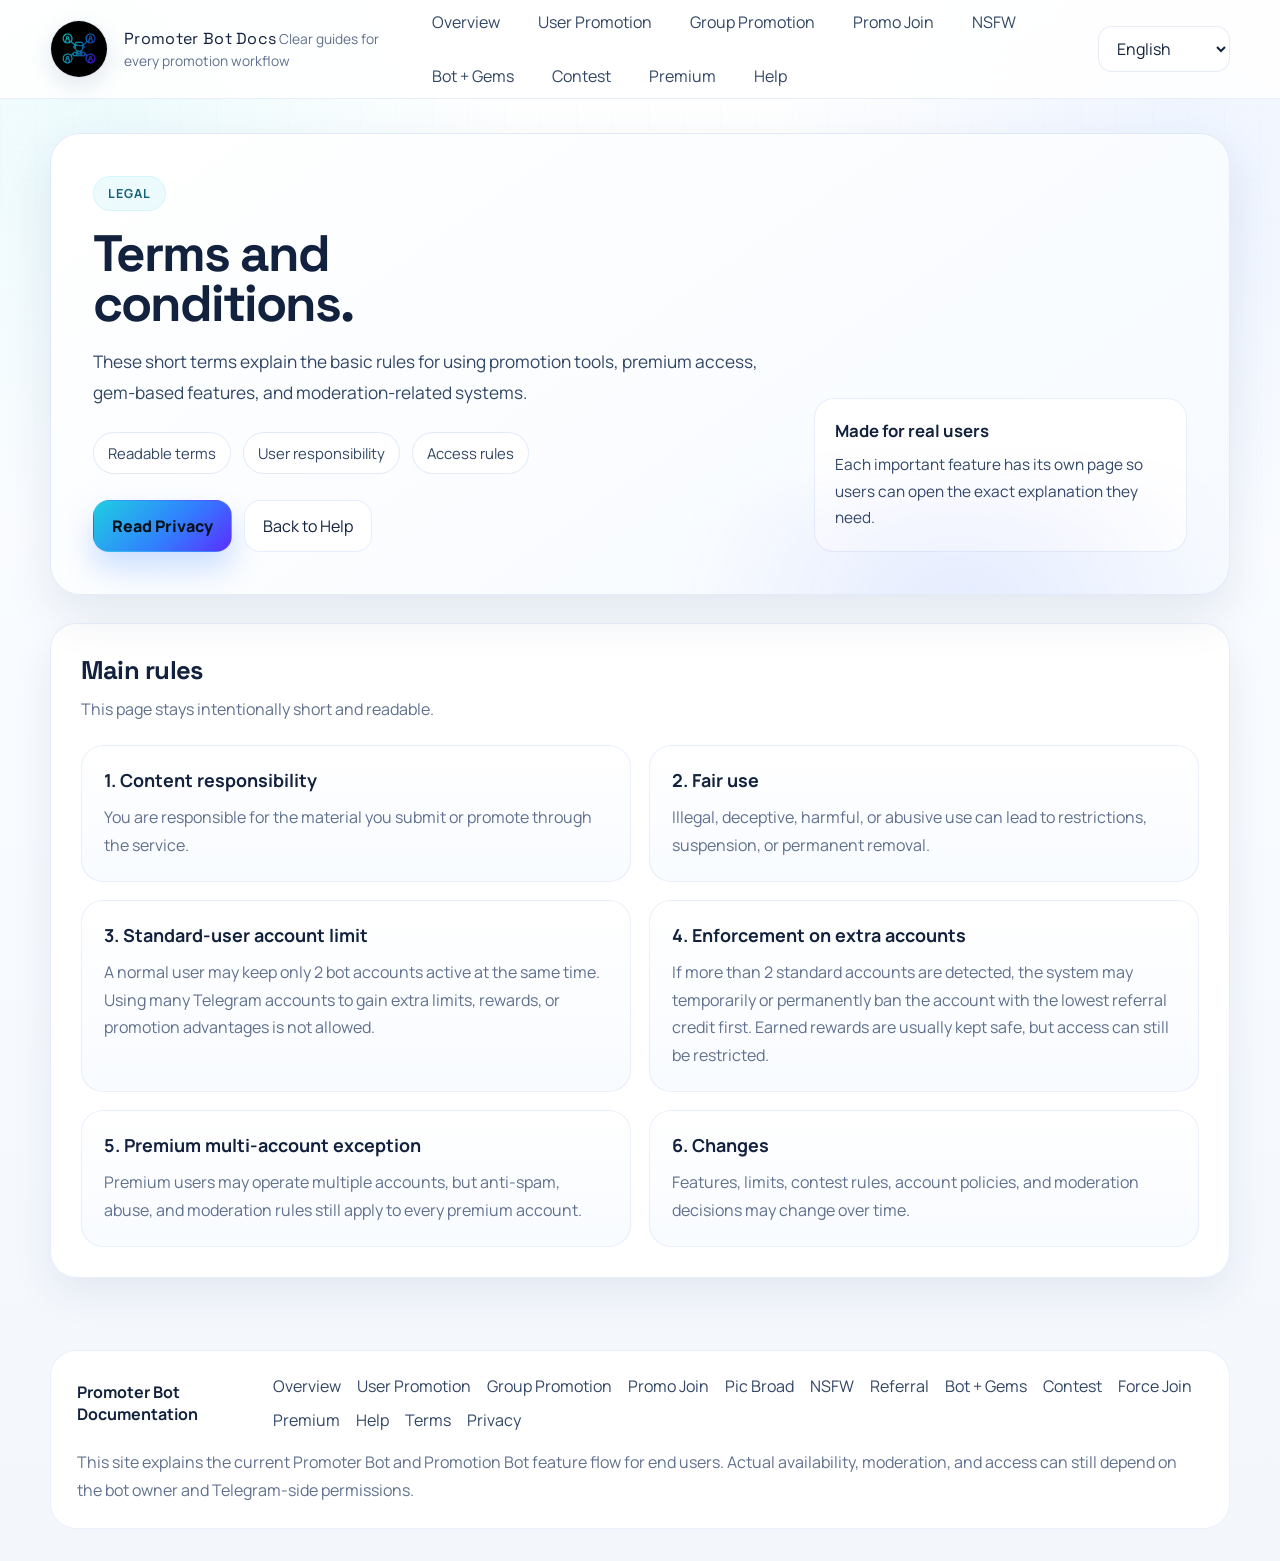
<file: terms.html>
<!DOCTYPE html>
<html lang="en">
  <head>
    <meta charset="UTF-8">
    <meta name="viewport" content="width=device-width, initial-scale=1.0">
    <title>Terms & Conditions</title>
    <meta name="description" content="Terms and conditions for using the Promoter Bot, Promotion Bot, and documentation site.">
    <meta name="keywords" content="Promoter Bot, Promotion Bot, terms, Telegram promotion bot">
    <link rel="stylesheet" href="assets/css/styles.css">
  </head>
  <body data-page="terms">
    <script src="assets/js/translations.js"></script>
    <script src="assets/js/site.js"></script>
  </body>
  </html>
</file>
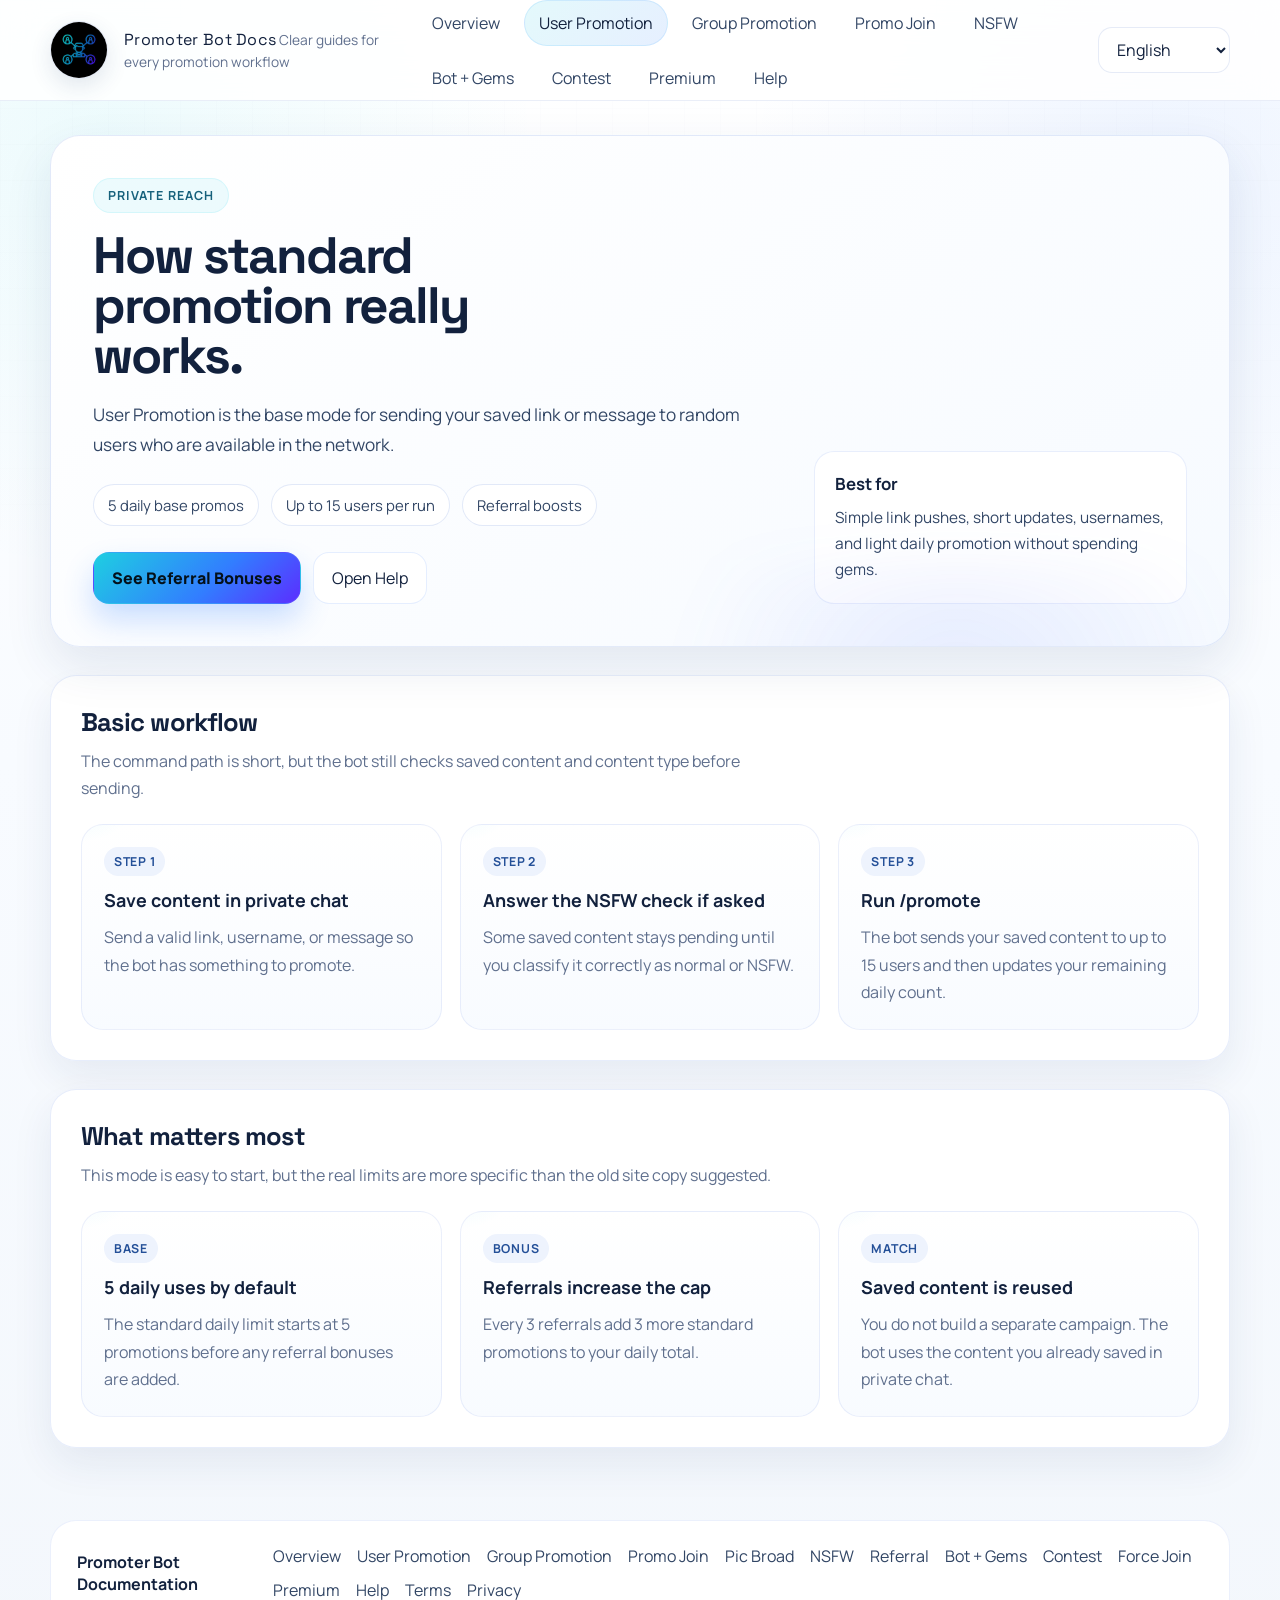
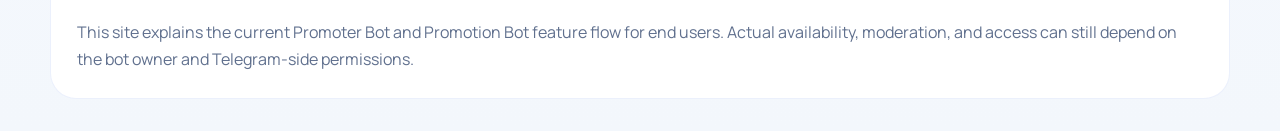
<file: user-promotion.html>
<!DOCTYPE html>
<html lang="en">
  <head>
    <meta charset="UTF-8">
    <meta name="viewport" content="width=device-width, initial-scale=1.0">
    <title>User Promotion</title>
    <meta name="description" content="How user-to-user promotion works in the Promoter Bot and Promotion Bot.">
    <meta name="keywords" content="Promoter Bot, Promotion Bot, user promotion, Telegram promotion bot">
    <link rel="stylesheet" href="assets/css/styles.css">
  </head>
  <body data-page="userPromotion">
    <script src="assets/js/translations.js"></script>
    <script src="assets/js/site.js"></script>
  </body>
  </html>
</file>
<file: assets/css/styles.css>
@import url('https://fonts.googleapis.com/css2?family=Manrope:wght@400;500;600;700;800&family=Space+Grotesk:wght@500;700&display=swap');

:root {
  --bg: #f7f9fc;
  --bg-soft: #eef3fb;
  --panel: rgba(255, 255, 255, 0.92);
  --panel-strong: rgba(255, 255, 255, 0.97);
  --panel-border: rgba(79, 119, 214, 0.14);
  --card-border: rgba(87, 131, 222, 0.14);
  --text: #12213d;
  --muted: #60708e;
  --muted-strong: #324665;
  --accent: #1ecfe1;
  --accent-2: #327dff;
  --accent-3: #5b2eff;
  --success: #4de7a8;
  --shadow: 0 20px 48px rgba(27, 55, 103, 0.1);
  --radius: 26px;
  --radius-sm: 18px;
  --content-width: 1180px;
}

* {
  box-sizing: border-box;
}

html {
  scroll-behavior: smooth;
}

body {
  margin: 0;
  font-family: "Manrope", sans-serif;
  color: var(--text);
  background:
    radial-gradient(circle at 8% 8%, rgba(30, 207, 225, 0.08), transparent 22%),
    radial-gradient(circle at 92% 10%, rgba(50, 125, 255, 0.08), transparent 22%),
    linear-gradient(180deg, #ffffff 0%, #f8fbff 44%, #f3f7fc 100%);
  min-height: 100vh;
}

body::before {
  content: "";
  position: fixed;
  inset: 0;
  pointer-events: none;
  background-image:
    linear-gradient(rgba(30, 55, 100, 0.04) 1px, transparent 1px),
    linear-gradient(90deg, rgba(30, 55, 100, 0.04) 1px, transparent 1px);
  background-size: 36px 36px;
  mask-image: linear-gradient(180deg, rgba(0, 0, 0, 0.75), transparent 88%);
  opacity: 0.34;
}

a {
  color: inherit;
  text-decoration: none;
}

button,
select {
  font: inherit;
}

img {
  max-width: 100%;
  display: block;
}

.sr-only {
  position: absolute;
  width: 1px;
  height: 1px;
  padding: 0;
  margin: -1px;
  overflow: hidden;
  clip: rect(0, 0, 0, 0);
  white-space: nowrap;
  border: 0;
}

code {
  font-family: "Space Grotesk", monospace;
  font-size: 0.93em;
  padding: 0.18rem 0.45rem;
  border-radius: 999px;
  background: rgba(46, 103, 223, 0.08);
  border: 1px solid rgba(46, 103, 223, 0.12);
}

.site-shell {
  position: relative;
  z-index: 1;
}

.site-header {
  position: sticky;
  top: 0;
  z-index: 20;
  backdrop-filter: blur(18px);
  background: rgba(255, 255, 255, 0.86);
  border-bottom: 1px solid rgba(83, 117, 194, 0.12);
}

.header-inner,
.footer-inner,
.page-wrap {
  width: min(calc(100% - 32px), var(--content-width));
  margin: 0 auto;
}

.header-inner {
  display: flex;
  align-items: center;
  justify-content: space-between;
  gap: 18px;
  min-height: 88px;
}

.brand {
  display: inline-flex;
  align-items: center;
  gap: 16px;
  min-width: 0;
}

.brand-mark {
  flex: 0 0 58px;
  width: 58px;
  height: 58px;
  min-width: 58px;
  min-height: 58px;
  aspect-ratio: 1 / 1;
  padding: 0;
  border-radius: 50%;
  overflow: hidden;
  background: #ffffff;
  border: 1px solid rgba(83, 117, 194, 0.16);
  box-shadow:
    0 8px 22px rgba(37, 62, 116, 0.12);
}

.brand-mark img {
  width: 100%;
  height: 100%;
  object-fit: cover;
}

.brand-copy {
  min-width: 0;
}

.brand-title {
  margin: 0;
  font-family: "Space Grotesk", sans-serif;
  font-size: 1rem;
  letter-spacing: 0.02em;
}

.brand-subtitle {
  margin: 4px 0 0;
  color: var(--muted);
  font-size: 0.86rem;
}

.header-controls {
  display: flex;
  align-items: center;
  gap: 16px;
}

.nav-toggle {
  display: none;
  align-items: center;
  justify-content: center;
  width: 46px;
  height: 46px;
  border-radius: 14px;
  border: 1px solid rgba(83, 117, 194, 0.14);
  background: rgba(255, 255, 255, 0.98);
  color: var(--text);
}

.site-nav-desktop {
  display: flex;
  align-items: center;
  gap: 10px;
  flex-wrap: wrap;
}

.site-nav-mobile {
  display: none;
}

.nav-sheet-head,
.nav-close,
.nav-scrim,
.nav-section-label {
  display: none;
}

.nav-link {
  position: relative;
  padding: 11px 14px;
  border-radius: 999px;
  color: var(--muted-strong);
  transition: 180ms ease;
}

.nav-link:hover,
.nav-link:focus-visible {
  background: rgba(46, 103, 223, 0.08);
  color: var(--text);
}

.nav-link.active {
  color: var(--text);
  background: linear-gradient(135deg, rgba(30, 207, 225, 0.12), rgba(50, 125, 255, 0.12));
  border: 1px solid rgba(71, 172, 255, 0.16);
}

.nav-link-secondary {
  color: var(--muted);
}

.lang-select {
  min-width: 132px;
  height: 46px;
  padding: 0 14px;
  border-radius: 14px;
  border: 1px solid rgba(83, 117, 194, 0.14);
  background: rgba(255, 255, 255, 0.98);
  color: var(--text);
}

.page-wrap {
  padding: 34px 0 72px;
}

.hero {
  position: relative;
  overflow: hidden;
  padding: 42px;
  border-radius: calc(var(--radius) + 4px);
  border: 1px solid var(--panel-border);
  background:
    linear-gradient(145deg, rgba(255, 255, 255, 0.98), rgba(246, 250, 255, 0.98)),
    radial-gradient(circle at top right, rgba(30, 207, 225, 0.08), transparent 30%);
  box-shadow: var(--shadow);
}

.hero::after {
  content: "";
  position: absolute;
  inset: auto -12% -42% 42%;
  height: 300px;
  background: radial-gradient(circle, rgba(62, 95, 255, 0.1), transparent 65%);
  filter: blur(24px);
  pointer-events: none;
}

.hero-grid {
  display: grid;
  grid-template-columns: minmax(0, 1.3fr) minmax(280px, 0.7fr);
  gap: 28px;
  align-items: end;
}

.eyebrow {
  display: inline-flex;
  align-items: center;
  gap: 8px;
  margin-bottom: 18px;
  padding: 8px 14px;
  border-radius: 999px;
  font-size: 0.78rem;
  font-weight: 700;
  letter-spacing: 0.08em;
  text-transform: uppercase;
  color: #16617c;
  background: rgba(30, 207, 225, 0.08);
  border: 1px solid rgba(68, 216, 241, 0.14);
}

.hero h1 {
  margin: 0;
  max-width: 14ch;
  font-family: "Space Grotesk", sans-serif;
  font-size: clamp(2.45rem, 4vw, 4.7rem);
  line-height: 0.98;
  letter-spacing: -0.04em;
}

.hero p {
  max-width: 62ch;
  margin: 18px 0 0;
  font-size: 1.08rem;
  line-height: 1.75;
  color: var(--muted-strong);
}

.hero-pills,
.hero-actions {
  display: flex;
  flex-wrap: wrap;
  gap: 12px;
}

.hero-pills {
  margin-top: 24px;
}

.pill {
  padding: 10px 14px;
  border-radius: 999px;
  border: 1px solid rgba(98, 132, 214, 0.18);
  background: rgba(255, 255, 255, 0.92);
  color: var(--muted-strong);
  font-size: 0.93rem;
}

.hero-actions {
  margin-top: 26px;
}

.button {
  display: inline-flex;
  align-items: center;
  justify-content: center;
  gap: 10px;
  min-height: 52px;
  padding: 0 18px;
  border-radius: 16px;
  border: 1px solid rgba(113, 162, 255, 0.18);
  transition: transform 180ms ease, box-shadow 180ms ease, background 180ms ease;
}

.button:hover,
.button:focus-visible {
  transform: translateY(-1px);
}

.button-primary {
  background: linear-gradient(135deg, var(--accent), var(--accent-2) 58%, var(--accent-3));
  color: #04111a;
  font-weight: 800;
  box-shadow: 0 16px 30px rgba(43, 123, 255, 0.24);
}

.button-secondary {
  background: rgba(255, 255, 255, 0.95);
  color: var(--text);
}

.hero-side {
  display: grid;
  gap: 14px;
}

.mini-panel {
  padding: 20px;
  border-radius: 20px;
  border: 1px solid rgba(112, 150, 232, 0.16);
  background: rgba(255, 255, 255, 0.94);
}

.mini-panel h2 {
  margin: 0 0 10px;
  font-size: 1.05rem;
}

.mini-panel p {
  margin: 0;
  font-size: 0.96rem;
  line-height: 1.7;
}

.section {
  margin-top: 28px;
  padding: 30px;
  border-radius: var(--radius);
  border: 1px solid var(--card-border);
  background: var(--panel);
  box-shadow: 0 16px 40px rgba(27, 55, 103, 0.08);
}

.section-header {
  display: flex;
  justify-content: space-between;
  gap: 18px;
  align-items: end;
  margin-bottom: 22px;
}

.section-title {
  margin: 0;
  font-family: "Space Grotesk", sans-serif;
  font-size: clamp(1.4rem, 2vw, 2rem);
  letter-spacing: -0.03em;
}

.section-intro {
  margin: 10px 0 0;
  max-width: 70ch;
  color: var(--muted);
  line-height: 1.7;
}

.grid {
  display: grid;
  gap: 18px;
}

.grid-2 {
  grid-template-columns: repeat(2, minmax(0, 1fr));
}

.grid-3 {
  grid-template-columns: repeat(3, minmax(0, 1fr));
}

.card,
.stat-card,
.step-card,
.legal-card,
.faq-card {
  position: relative;
  overflow: hidden;
  padding: 22px;
  border-radius: 22px;
  background:
    linear-gradient(180deg, rgba(255, 255, 255, 0.98), rgba(248, 251, 255, 0.98));
  border: 1px solid rgba(118, 149, 224, 0.14);
}

.card::before,
.stat-card::before,
.step-card::before {
  content: "";
  position: absolute;
  inset: -60% auto auto -20%;
  width: 140px;
  height: 140px;
  background: radial-gradient(circle, rgba(30, 207, 225, 0.12), transparent 70%);
  pointer-events: none;
}

.card-kicker,
.step-index {
  display: inline-flex;
  margin-bottom: 12px;
  padding: 6px 10px;
  border-radius: 999px;
  background: rgba(46, 103, 223, 0.08);
  color: #245098;
  font-size: 0.77rem;
  font-weight: 700;
  letter-spacing: 0.06em;
  text-transform: uppercase;
}

.card h3,
.step-card h3,
.legal-card h3 {
  margin: 0;
  font-size: 1.12rem;
}

.card p,
.step-card p,
.legal-card p,
.faq-card p,
.stat-card p {
  margin: 12px 0 0;
  color: var(--muted);
  line-height: 1.72;
}

.card ul,
.step-card ul,
.legal-card ul {
  margin: 14px 0 0;
  padding-left: 18px;
  color: var(--muted-strong);
  line-height: 1.7;
}

.card-link {
  margin-top: 18px;
  display: inline-flex;
  gap: 8px;
  align-items: center;
  color: #235fd1;
  font-weight: 700;
}

.stat-value {
  font-family: "Space Grotesk", sans-serif;
  font-size: clamp(1.9rem, 3vw, 2.8rem);
  letter-spacing: -0.05em;
}

.callout {
  display: grid;
  gap: 12px;
  padding: 24px;
  border-radius: 24px;
  background: linear-gradient(135deg, rgba(30, 207, 225, 0.08), rgba(91, 46, 255, 0.08));
  border: 1px solid rgba(106, 172, 255, 0.16);
}

.callout h3 {
  margin: 0;
  font-size: 1.08rem;
}

.callout p {
  margin: 0;
  color: var(--muted-strong);
  line-height: 1.7;
}

.faq-list {
  display: grid;
  gap: 14px;
}

.faq-item {
  border-radius: 18px;
  background: rgba(255, 255, 255, 0.96);
  border: 1px solid rgba(118, 149, 224, 0.14);
  overflow: hidden;
}

.faq-item summary {
  cursor: pointer;
  list-style: none;
  display: flex;
  justify-content: space-between;
  gap: 12px;
  align-items: center;
  padding: 18px 20px;
  font-weight: 700;
}

.faq-item summary::-webkit-details-marker {
  display: none;
}

.faq-item summary::after {
  content: "+";
  flex: none;
  width: 28px;
  height: 28px;
  display: inline-flex;
  align-items: center;
  justify-content: center;
  border-radius: 999px;
  background: rgba(46, 103, 223, 0.08);
}

.faq-item[open] summary::after {
  content: "−";
}

.faq-answer {
  padding: 0 20px 18px;
  color: var(--muted);
  line-height: 1.72;
}

.footer {
  padding: 0 0 32px;
}

.footer-inner {
  display: grid;
  gap: 18px;
  padding: 24px 26px;
  border-radius: 26px;
  border: 1px solid rgba(111, 150, 232, 0.14);
  background: rgba(255, 255, 255, 0.96);
}

.footer-top {
  display: flex;
  justify-content: space-between;
  gap: 18px;
  align-items: center;
}

.footer-links {
  display: flex;
  flex-wrap: wrap;
  gap: 12px 16px;
}

.footer-link {
  color: var(--muted-strong);
}

.footer-note {
  color: var(--muted);
  line-height: 1.72;
}

.fade-up {
  opacity: 0;
  transform: translateY(12px);
  animation: fadeUp 550ms ease forwards;
}

.fade-up:nth-child(2) { animation-delay: 70ms; }
.fade-up:nth-child(3) { animation-delay: 140ms; }
.fade-up:nth-child(4) { animation-delay: 210ms; }
.fade-up:nth-child(5) { animation-delay: 280ms; }
.fade-up:nth-child(6) { animation-delay: 350ms; }

@keyframes fadeUp {
  to {
    opacity: 1;
    transform: translateY(0);
  }
}

@media (max-width: 980px) {
  .hero-grid,
  .grid-3 {
    grid-template-columns: 1fr;
  }

  .grid-2 {
    grid-template-columns: 1fr;
  }

  .header-inner {
    flex-wrap: wrap;
    align-items: center;
    padding: 16px 0;
  }

  .header-controls {
    width: 100%;
    flex-wrap: wrap;
    justify-content: space-between;
  }

  .site-nav-desktop {
    display: none;
  }

  .site-nav-mobile {
    position: fixed;
    left: 0;
    top: 0;
    bottom: 0;
    z-index: 40;
    display: flex;
    flex-direction: column;
    align-items: stretch;
    gap: 8px;
    width: min(82vw, 320px);
    padding: 16px 14px 22px;
    border-right: 1px solid rgba(83, 117, 194, 0.16);
    background: rgba(255, 255, 255, 0.985);
    box-shadow: 16px 0 40px rgba(27, 55, 103, 0.14);
    transform: translateX(-100%);
    opacity: 0;
    pointer-events: none;
    transition: transform 220ms ease, opacity 220ms ease;
    overflow: auto;
  }

  .site-nav-mobile.open {
    transform: translateX(0);
    opacity: 1;
    pointer-events: auto;
  }

  .nav-toggle {
    display: inline-flex;
  }

  .nav-sheet-head {
    display: grid;
    grid-template-columns: 1fr auto;
    gap: 10px;
    align-items: center;
    margin-bottom: 4px;
  }

  .nav-sheet-handle {
    display: none;
  }

  .nav-sheet-title {
    font-family: "Space Grotesk", sans-serif;
    font-size: 1rem;
    font-weight: 700;
    color: var(--text);
  }

  .nav-close {
    display: inline-flex;
    align-items: center;
    justify-content: center;
    width: 38px;
    height: 38px;
    border: 0;
    border-radius: 12px;
    background: rgba(46, 103, 223, 0.08);
    color: var(--text);
    font-size: 1.6rem;
    line-height: 1;
  }

  .nav-scrim {
    position: fixed;
    inset: 0;
    z-index: 30;
    border: 0;
    background: rgba(18, 33, 61, 0.18);
    opacity: 0;
    pointer-events: none;
    transition: opacity 220ms ease;
  }

  body.nav-open .nav-scrim {
    display: block;
    opacity: 1;
    pointer-events: auto;
  }

  body.nav-open {
    overflow: hidden;
  }

  .nav-section-label {
    display: block;
    margin: 8px 4px 2px;
    color: var(--muted);
    font-size: 0.75rem;
    font-weight: 800;
    letter-spacing: 0.08em;
    text-transform: uppercase;
  }

  .nav-section-legal {
    margin-top: 14px;
    padding-top: 14px;
    border-top: 1px solid rgba(83, 117, 194, 0.1);
  }
}

@media (max-width: 720px) {
  .header-inner {
    min-height: auto;
    gap: 14px;
  }

  .brand {
    width: 100%;
  }

  .brand-title {
    font-size: 0.95rem;
  }

  .brand-subtitle {
    font-size: 0.8rem;
  }

  .header-controls {
    gap: 10px;
  }

  .lang-select,
  .nav-toggle {
    height: 44px;
  }

  .lang-select {
    min-width: 0;
    flex: 1 1 160px;
  }

  .page-wrap {
    padding-top: 22px;
  }

  .hero,
  .section,
  .footer-inner {
    padding: 22px;
    border-radius: 22px;
  }

  .hero h1 {
    max-width: none;
  }

  .hero p {
    font-size: 1rem;
    line-height: 1.68;
  }

  .hero-actions,
  .hero-pills {
    flex-direction: column;
    align-items: stretch;
  }

  .button,
  .pill {
    width: 100%;
  }

  .nav-link {
    width: 100%;
    text-align: left;
    padding: 14px 16px;
    border: 1px solid rgba(83, 117, 194, 0.08);
    background: rgba(248, 251, 255, 0.96);
  }

  .nav-link-secondary {
    background: rgba(255, 255, 255, 0.9);
  }

  .footer-top,
  .section-header {
    flex-direction: column;
    align-items: flex-start;
  }
}
</file>
